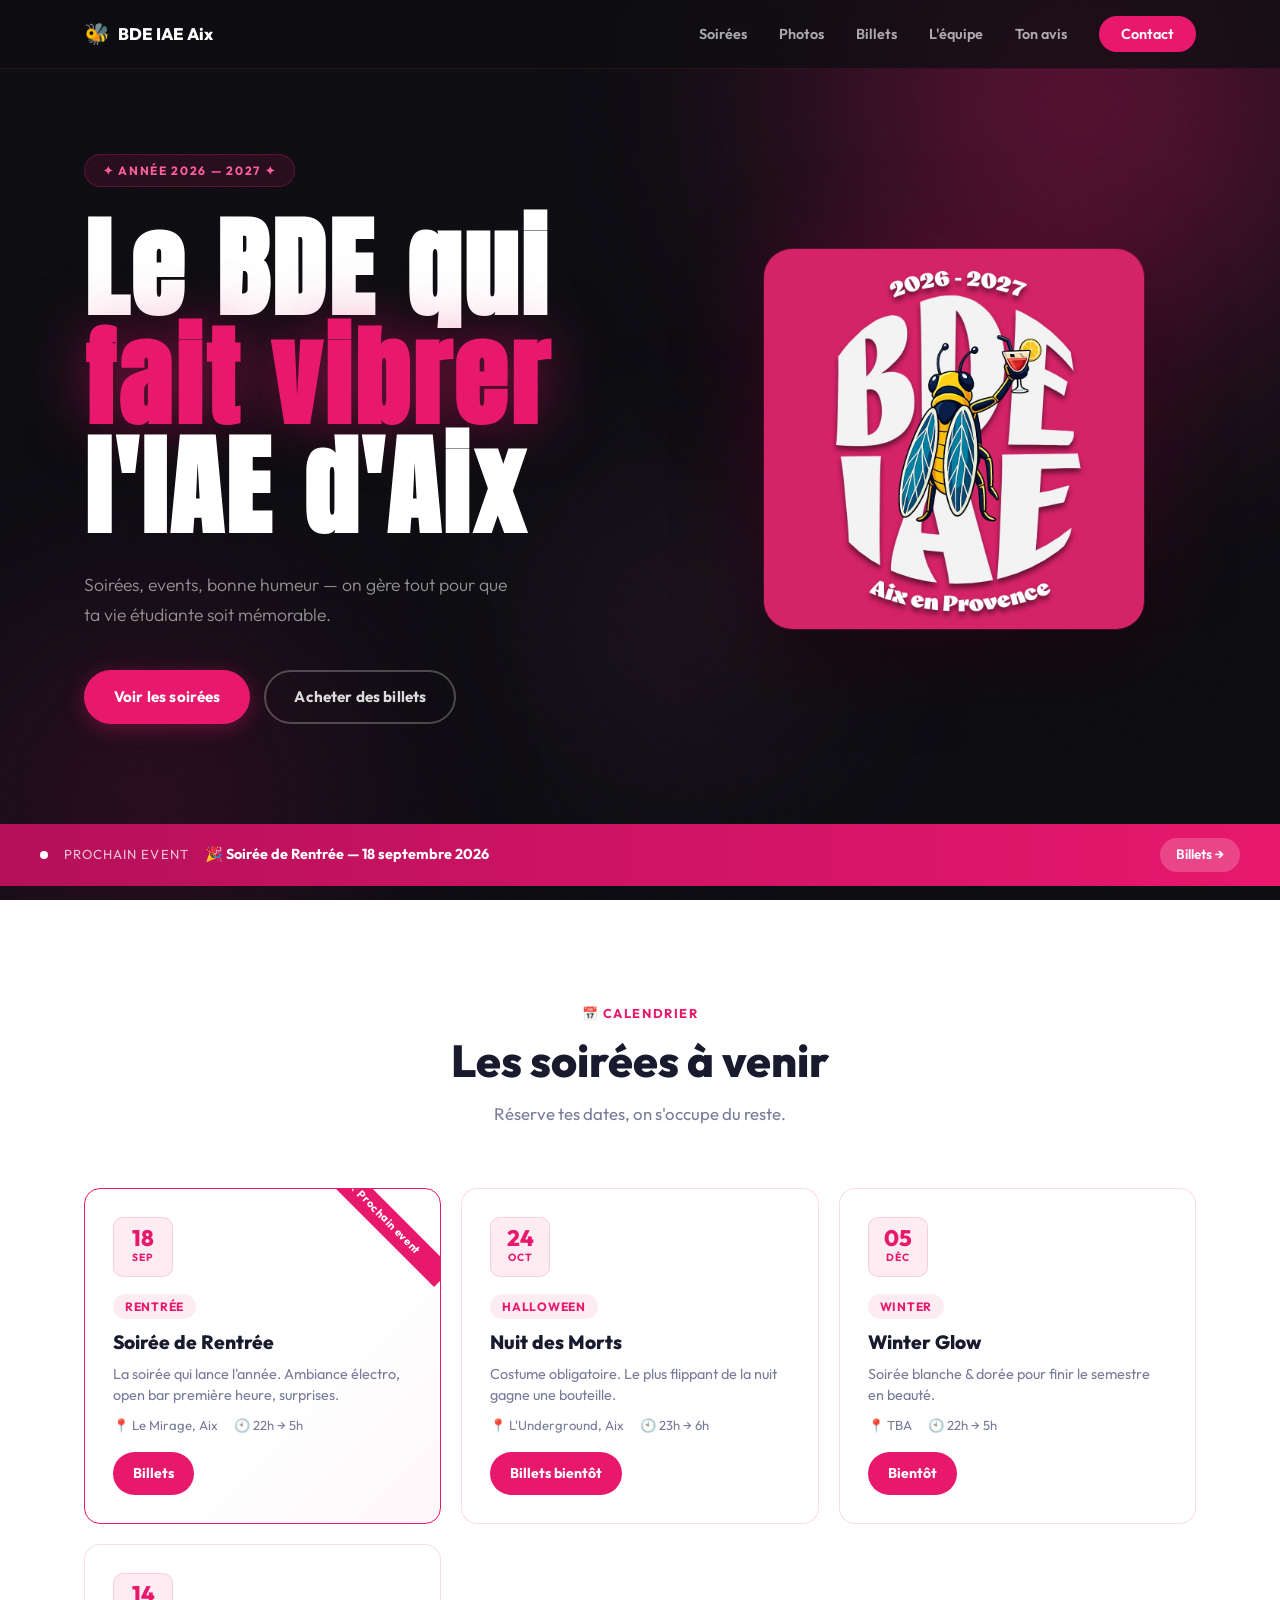
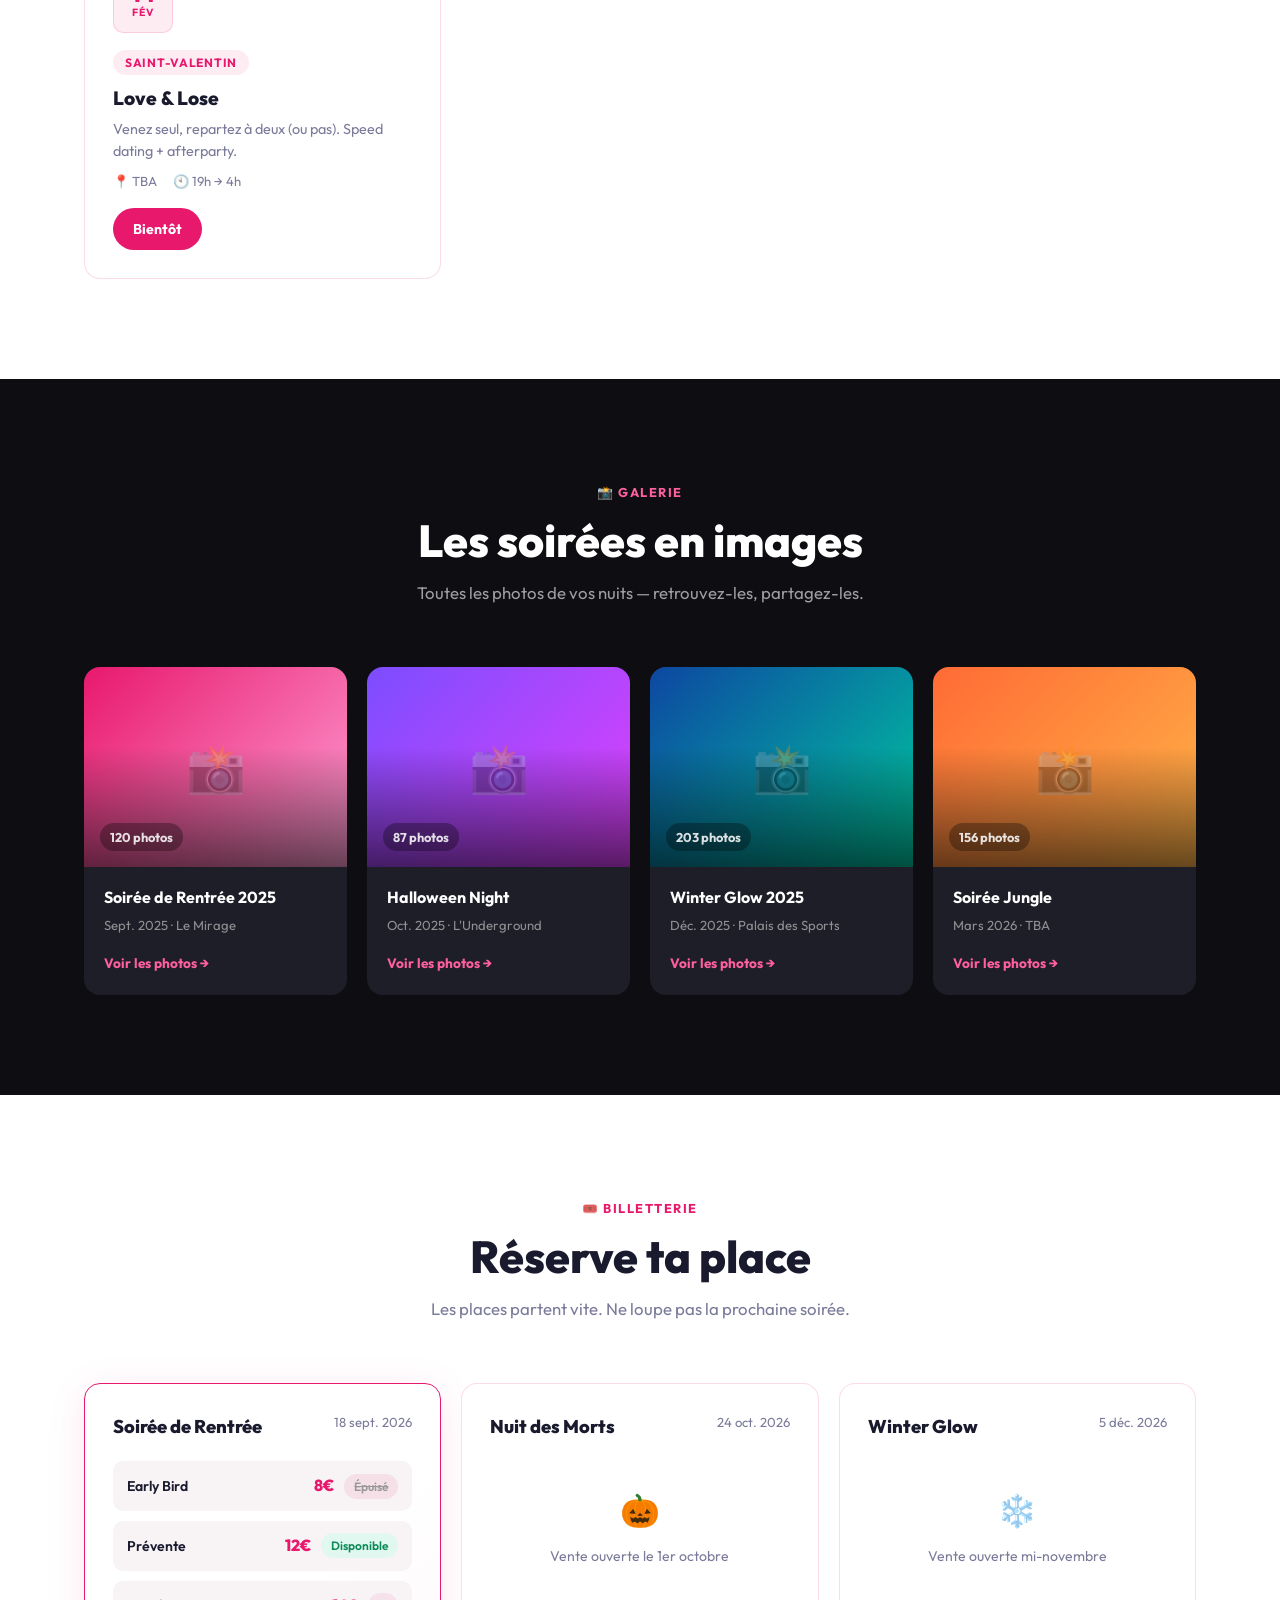
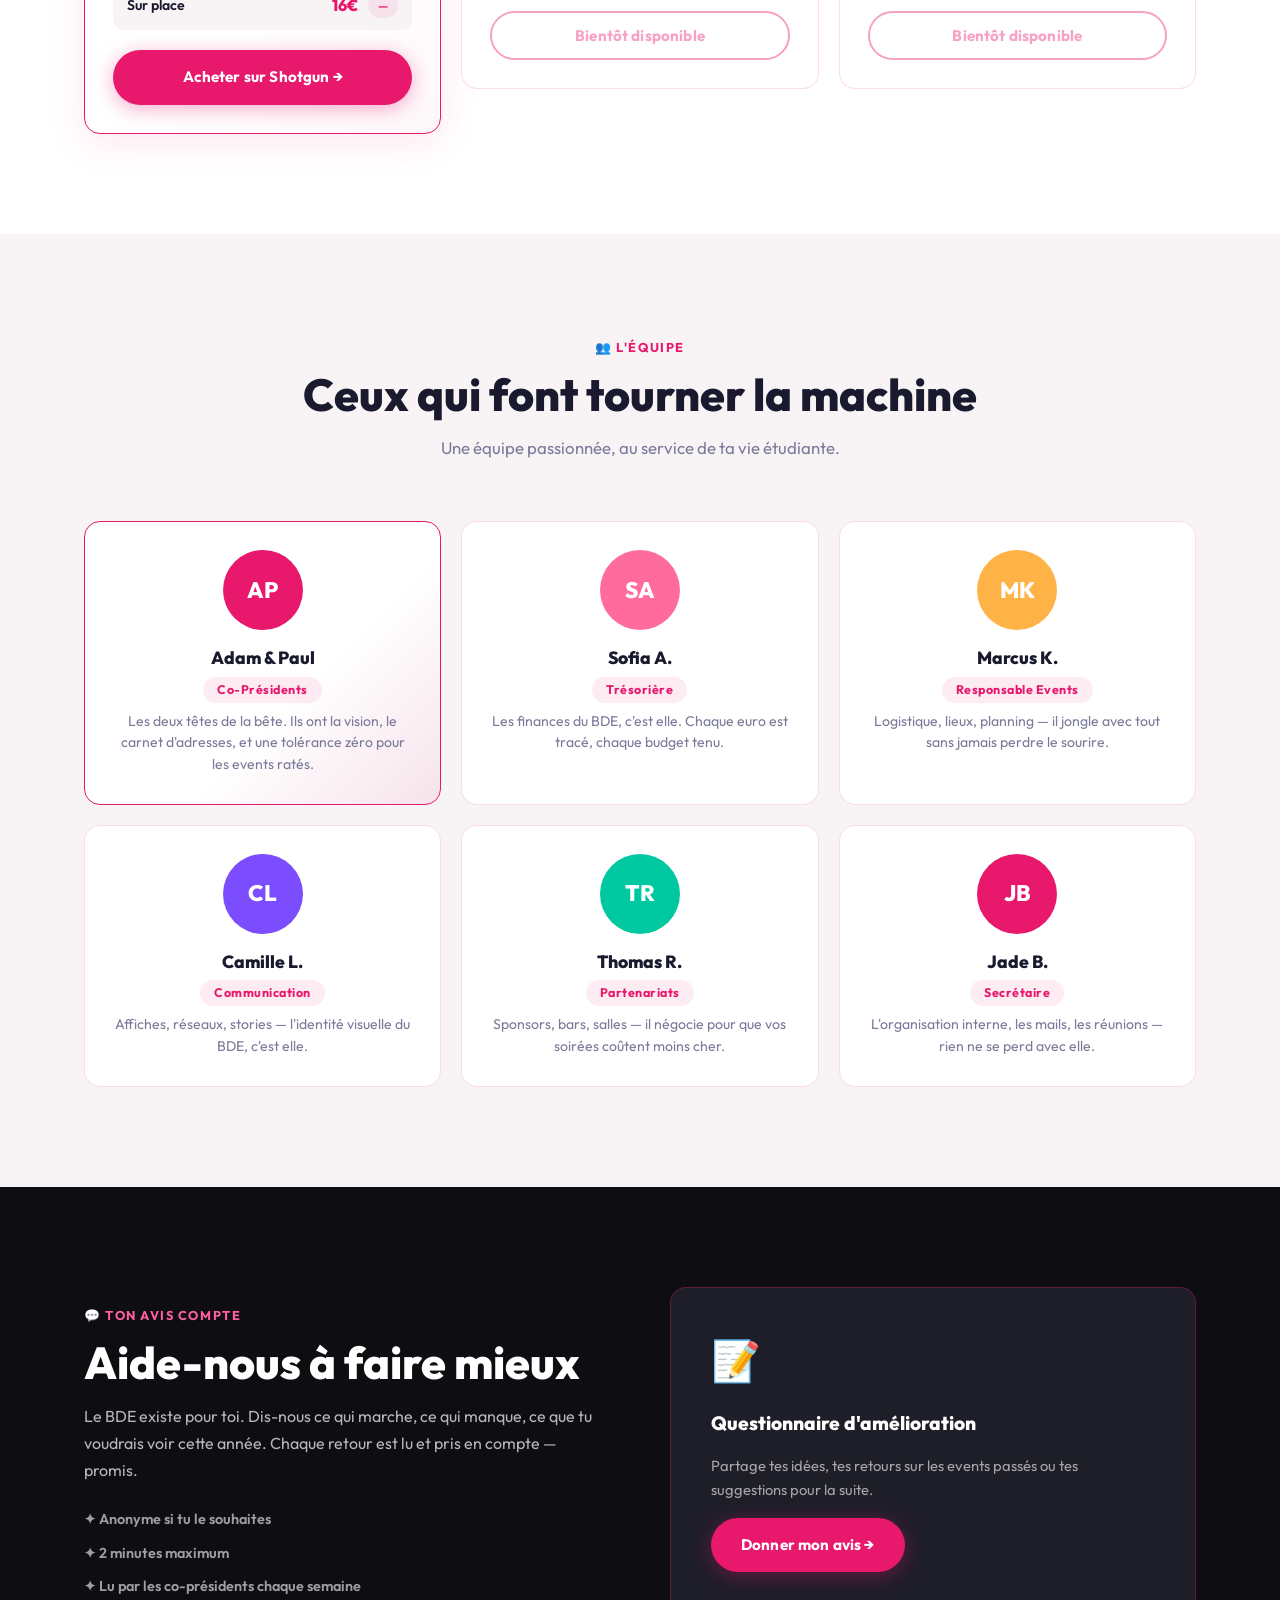
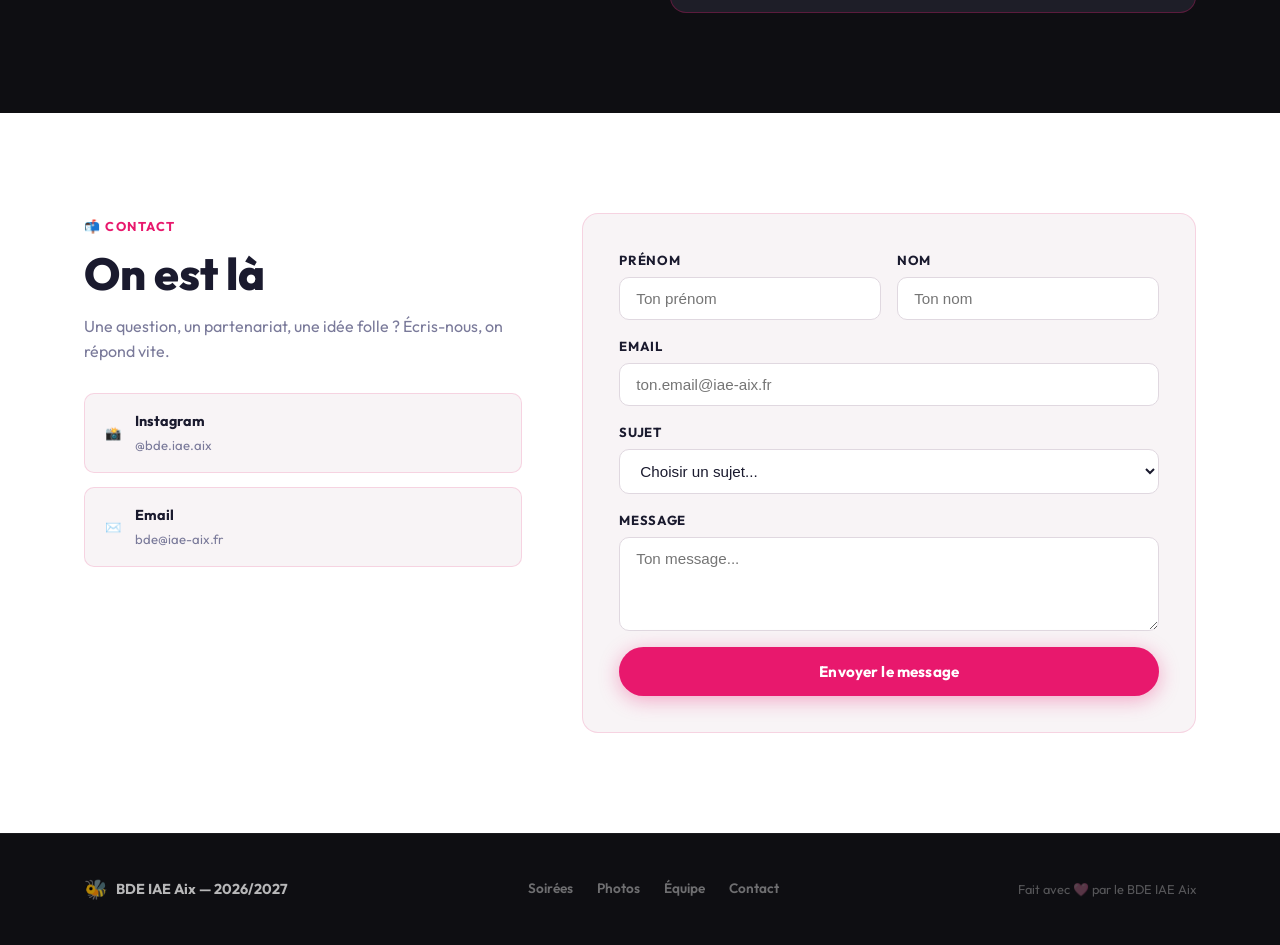
<file: index.html>
<!DOCTYPE html>
<html lang="fr">
<head>
  <meta charset="UTF-8" />
  <meta name="viewport" content="width=device-width, initial-scale=1.0" />
  <title>BDE IAE Aix — 2026/2027</title>
  <link rel="preconnect" href="https://fonts.googleapis.com" />
  <link rel="preconnect" href="https://fonts.gstatic.com" crossorigin />
  <link href="https://fonts.googleapis.com/css2?family=Anton&family=Outfit:wght@300;400;500;600;700;800&display=swap" rel="stylesheet" />
  <link rel="stylesheet" href="style.css" />
</head>
<body>

  <!-- NAV -->
  <nav class="nav" id="nav">
    <div class="nav-inner">
      <div class="nav-logo">
        <span class="nav-logo-bee">🐝</span>
        <span>BDE IAE Aix</span>
      </div>
      <ul class="nav-links">
        <li><a href="#events">Soirées</a></li>
        <li><a href="#galerie">Photos</a></li>
        <li><a href="#billets">Billets</a></li>
        <li><a href="#equipe">L'équipe</a></li>
        <li><a href="#amelioration">Ton avis</a></li>
        <li><a href="#contact" class="nav-cta">Contact</a></li>
      </ul>
      <button class="nav-burger" id="burger" aria-label="Menu">
        <span></span><span></span><span></span>
      </button>
    </div>
    <div class="nav-mobile" id="mobile-menu">
      <a href="#events">Soirées</a>
      <a href="#galerie">Photos</a>
      <a href="#billets">Billets</a>
      <a href="#equipe">L'équipe</a>
      <a href="#amelioration">Ton avis</a>
      <a href="#contact">Contact</a>
    </div>
  </nav>

  <!-- HERO -->
  <section class="hero">
    <div class="hero-noise"></div>
    <div class="hero-glow hero-glow--1"></div>
    <div class="hero-glow hero-glow--2"></div>
    <div class="hero-glow hero-glow--3"></div>

    <div class="hero-inner">
      <div class="hero-content">
        <div class="hero-badge">✦ Année 2026 — 2027 ✦</div>
        <h1 class="hero-title">
          <span class="hero-title-line">Le BDE qui</span>
          <span class="hero-title-line hero-title-accent">fait vibrer</span>
          <span class="hero-title-line">l'IAE d'Aix</span>
        </h1>
        <p class="hero-sub">Soirées, events, bonne humeur — on gère tout pour que ta vie étudiante soit mémorable.</p>
        <div class="hero-actions">
          <a href="#events" class="btn btn-primary">Voir les soirées</a>
          <a href="#billets" class="btn btn-ghost-light">Acheter des billets</a>
        </div>
      </div>
      <div class="hero-logo-wrap">
        <div class="hero-logo-glow"></div>
        <img src="logo.jpeg" alt="BDE IAE Aix logo" class="hero-logo" />
      </div>
    </div>

    <!-- NEXT EVENT BANNER -->
    <div class="next-event-banner">
      <span class="next-event-dot"></span>
      <span class="next-event-label">Prochain event</span>
      <span class="next-event-title">🎉 Soirée de Rentrée — 18 septembre 2026</span>
      <a href="#billets" class="next-event-link">Billets →</a>
    </div>
  </section>

  <!-- EVENTS / CALENDRIER -->
  <section class="section" id="events">
    <div class="container">
      <div class="section-header">
        <span class="section-eyebrow">📅 Calendrier</span>
        <h2 class="section-title">Les soirées à venir</h2>
        <p class="section-desc">Réserve tes dates, on s'occupe du reste.</p>
      </div>
      <div class="events-grid">

        <div class="event-card event-card--next">
          <div class="event-card-date">
            <span class="event-day">18</span>
            <span class="event-month">SEP</span>
          </div>
          <div class="event-card-info">
            <span class="event-tag">Rentrée</span>
            <h3>Soirée de Rentrée</h3>
            <p>La soirée qui lance l'année. Ambiance électro, open bar première heure, surprises.</p>
            <div class="event-meta">
              <span>📍 Le Mirage, Aix</span>
              <span>🕙 22h → 5h</span>
            </div>
          </div>
          <a href="#billets" class="event-cta">Billets</a>
        </div>

        <div class="event-card">
          <div class="event-card-date">
            <span class="event-day">24</span>
            <span class="event-month">OCT</span>
          </div>
          <div class="event-card-info">
            <span class="event-tag">Halloween</span>
            <h3>Nuit des Morts</h3>
            <p>Costume obligatoire. Le plus flippant de la nuit gagne une bouteille.</p>
            <div class="event-meta">
              <span>📍 L'Underground, Aix</span>
              <span>🕙 23h → 6h</span>
            </div>
          </div>
          <a href="#billets" class="event-cta">Billets bientôt</a>
        </div>

        <div class="event-card">
          <div class="event-card-date">
            <span class="event-day">05</span>
            <span class="event-month">DÉC</span>
          </div>
          <div class="event-card-info">
            <span class="event-tag">Winter</span>
            <h3>Winter Glow</h3>
            <p>Soirée blanche & dorée pour finir le semestre en beauté.</p>
            <div class="event-meta">
              <span>📍 TBA</span>
              <span>🕙 22h → 5h</span>
            </div>
          </div>
          <a href="#billets" class="event-cta">Bientôt</a>
        </div>

        <div class="event-card">
          <div class="event-card-date">
            <span class="event-day">14</span>
            <span class="event-month">FÉV</span>
          </div>
          <div class="event-card-info">
            <span class="event-tag">Saint-Valentin</span>
            <h3>Love & Lose</h3>
            <p>Venez seul, repartez à deux (ou pas). Speed dating + afterparty.</p>
            <div class="event-meta">
              <span>📍 TBA</span>
              <span>🕙 19h → 4h</span>
            </div>
          </div>
          <a href="#billets" class="event-cta">Bientôt</a>
        </div>

      </div>
    </div>
  </section>

  <!-- GALERIE PHOTOS -->
  <section class="section section--dark" id="galerie">
    <div class="container">
      <div class="section-header">
        <span class="section-eyebrow">📸 Galerie</span>
        <h2 class="section-title">Les soirées en images</h2>
        <p class="section-desc">Toutes les photos de vos nuits — retrouvez-les, partagez-les.</p>
      </div>
      <div class="galerie-grid">

        <div class="galerie-card">
          <div class="galerie-cover galerie-cover--1">
            <div class="galerie-overlay">
              <span class="galerie-count">120 photos</span>
            </div>
          </div>
          <div class="galerie-info">
            <h3>Soirée de Rentrée 2025</h3>
            <p>Sept. 2025 · Le Mirage</p>
            <a href="https://drive.google.com" target="_blank" class="galerie-btn">Voir les photos →</a>
          </div>
        </div>

        <div class="galerie-card">
          <div class="galerie-cover galerie-cover--2">
            <div class="galerie-overlay">
              <span class="galerie-count">87 photos</span>
            </div>
          </div>
          <div class="galerie-info">
            <h3>Halloween Night</h3>
            <p>Oct. 2025 · L'Underground</p>
            <a href="https://drive.google.com" target="_blank" class="galerie-btn">Voir les photos →</a>
          </div>
        </div>

        <div class="galerie-card">
          <div class="galerie-cover galerie-cover--3">
            <div class="galerie-overlay">
              <span class="galerie-count">203 photos</span>
            </div>
          </div>
          <div class="galerie-info">
            <h3>Winter Glow 2025</h3>
            <p>Déc. 2025 · Palais des Sports</p>
            <a href="https://drive.google.com" target="_blank" class="galerie-btn">Voir les photos →</a>
          </div>
        </div>

        <div class="galerie-card">
          <div class="galerie-cover galerie-cover--4">
            <div class="galerie-overlay">
              <span class="galerie-count">156 photos</span>
            </div>
          </div>
          <div class="galerie-info">
            <h3>Soirée Jungle</h3>
            <p>Mars 2026 · TBA</p>
            <a href="https://drive.google.com" target="_blank" class="galerie-btn">Voir les photos →</a>
          </div>
        </div>

      </div>
    </div>
  </section>

  <!-- BILLETS -->
  <section class="section" id="billets">
    <div class="container">
      <div class="section-header">
        <span class="section-eyebrow">🎟️ Billetterie</span>
        <h2 class="section-title">Réserve ta place</h2>
        <p class="section-desc">Les places partent vite. Ne loupe pas la prochaine soirée.</p>
      </div>
      <div class="billets-grid">

        <div class="billet-card billet-card--featured">
          <div class="billet-header">
            <span class="billet-event-name">Soirée de Rentrée</span>
            <span class="billet-date">18 sept. 2026</span>
          </div>
          <div class="billet-price-block">
            <div class="billet-tier">
              <span class="tier-name">Early Bird</span>
              <span class="tier-price">8€</span>
              <span class="tier-status tier-status--sold">Épuisé</span>
            </div>
            <div class="billet-tier">
              <span class="tier-name">Prévente</span>
              <span class="tier-price">12€</span>
              <span class="tier-status tier-status--available">Disponible</span>
            </div>
            <div class="billet-tier">
              <span class="tier-name">Sur place</span>
              <span class="tier-price">16€</span>
              <span class="tier-status">—</span>
            </div>
          </div>
          <a href="https://shotgun.live" target="_blank" class="btn btn-primary btn-full">Acheter sur Shotgun →</a>
        </div>

        <div class="billet-card">
          <div class="billet-header">
            <span class="billet-event-name">Nuit des Morts</span>
            <span class="billet-date">24 oct. 2026</span>
          </div>
          <div class="billet-coming">
            <span>🎃</span>
            <p>Vente ouverte le 1er octobre</p>
          </div>
          <button class="btn btn-ghost btn-full" disabled>Bientôt disponible</button>
        </div>

        <div class="billet-card">
          <div class="billet-header">
            <span class="billet-event-name">Winter Glow</span>
            <span class="billet-date">5 déc. 2026</span>
          </div>
          <div class="billet-coming">
            <span>❄️</span>
            <p>Vente ouverte mi-novembre</p>
          </div>
          <button class="btn btn-ghost btn-full" disabled>Bientôt disponible</button>
        </div>

      </div>
    </div>
  </section>

  <!-- EQUIPE -->
  <section class="section section--pink-tint" id="equipe">
    <div class="container">
      <div class="section-header">
        <span class="section-eyebrow">👥 L'équipe</span>
        <h2 class="section-title">Ceux qui font tourner la machine</h2>
        <p class="section-desc">Une équipe passionnée, au service de ta vie étudiante.</p>
      </div>
      <div class="team-grid">

        <div class="team-card team-card--president">
          <div class="team-avatar team-avatar--placeholder" style="--c:#E8186D">
            <span>AP</span>
          </div>
          <div class="team-info">
            <h3>Adam & Paul</h3>
            <span class="team-role">Co-Présidents</span>
            <p>Les deux têtes de la bête. Ils ont la vision, le carnet d'adresses, et une tolérance zéro pour les events ratés.</p>
          </div>
        </div>

        <div class="team-card">
          <div class="team-avatar team-avatar--placeholder" style="--c:#ff6b9d">
            <span>SA</span>
          </div>
          <div class="team-info">
            <h3>Sofia A.</h3>
            <span class="team-role">Trésorière</span>
            <p>Les finances du BDE, c'est elle. Chaque euro est tracé, chaque budget tenu.</p>
          </div>
        </div>

        <div class="team-card">
          <div class="team-avatar team-avatar--placeholder" style="--c:#ffb347">
            <span>MK</span>
          </div>
          <div class="team-info">
            <h3>Marcus K.</h3>
            <span class="team-role">Responsable Events</span>
            <p>Logistique, lieux, planning — il jongle avec tout sans jamais perdre le sourire.</p>
          </div>
        </div>

        <div class="team-card">
          <div class="team-avatar team-avatar--placeholder" style="--c:#7c4dff">
            <span>CL</span>
          </div>
          <div class="team-info">
            <h3>Camille L.</h3>
            <span class="team-role">Communication</span>
            <p>Affiches, réseaux, stories — l'identité visuelle du BDE, c'est elle.</p>
          </div>
        </div>

        <div class="team-card">
          <div class="team-avatar team-avatar--placeholder" style="--c:#00c8a0">
            <span>TR</span>
          </div>
          <div class="team-info">
            <h3>Thomas R.</h3>
            <span class="team-role">Partenariats</span>
            <p>Sponsors, bars, salles — il négocie pour que vos soirées coûtent moins cher.</p>
          </div>
        </div>

        <div class="team-card">
          <div class="team-avatar team-avatar--placeholder" style="--c:#E8186D">
            <span>JB</span>
          </div>
          <div class="team-info">
            <h3>Jade B.</h3>
            <span class="team-role">Secrétaire</span>
            <p>L'organisation interne, les mails, les réunions — rien ne se perd avec elle.</p>
          </div>
        </div>

      </div>
    </div>
  </section>

  <!-- AMELIORATION -->
  <section class="section section--dark" id="amelioration">
    <div class="container">
      <div class="amelio-wrap">
        <div class="amelio-text">
          <span class="section-eyebrow">💬 Ton avis compte</span>
          <h2 class="section-title">Aide-nous à faire mieux</h2>
          <p>Le BDE existe pour toi. Dis-nous ce qui marche, ce qui manque, ce que tu voudrais voir cette année. Chaque retour est lu et pris en compte — promis.</p>
          <ul class="amelio-points">
            <li>✦ Anonyme si tu le souhaites</li>
            <li>✦ 2 minutes maximum</li>
            <li>✦ Lu par les co-présidents chaque semaine</li>
          </ul>
        </div>
        <div class="amelio-cta-block">
          <div class="amelio-card">
            <span class="amelio-icon">📝</span>
            <h3>Questionnaire d'amélioration</h3>
            <p>Partage tes idées, tes retours sur les events passés ou tes suggestions pour la suite.</p>
            <a href="https://docs.google.com/forms/d/e/1FAIpQLSdVbxiuDgBZ7IaN8ewkJAyC6G-Z8eYCR-tpTIWy6SsrMeaACA/viewform" target="_blank" class="btn btn-primary">Donner mon avis →</a>
          </div>
        </div>
      </div>
    </div>
  </section>

  <!-- CONTACT -->
  <section class="section" id="contact">
    <div class="container">
      <div class="contact-wrap">
        <div class="contact-info">
          <span class="section-eyebrow">📬 Contact</span>
          <h2 class="section-title">On est là</h2>
          <p>Une question, un partenariat, une idée folle ? Écris-nous, on répond vite.</p>
          <div class="contact-channels">
            <a href="https://www.instagram.com/bde_iae_aix/" target="_blank" class="contact-channel">
              <span>📸</span>
              <div>
                <strong>Instagram</strong>
                <span>@bde.iae.aix</span>
              </div>
            </a>
            <a href="mailto:bde@iae-aix.fr" class="contact-channel">
              <span>✉️</span>
              <div>
                <strong>Email</strong>
                <span>bde@iae-aix.fr</span>
              </div>
            </a>
          </div>
        </div>
        <div class="contact-form-wrap">
          <form class="contact-form" id="contact-form">
            <div class="form-row">
              <div class="form-group">
                <label for="prenom">Prénom</label>
                <input type="text" id="prenom" name="prenom" placeholder="Ton prénom" required />
              </div>
              <div class="form-group">
                <label for="nom">Nom</label>
                <input type="text" id="nom" name="nom" placeholder="Ton nom" required />
              </div>
            </div>
            <div class="form-group">
              <label for="email">Email</label>
              <input type="email" id="email" name="email" placeholder="ton.email@iae-aix.fr" required />
            </div>
            <div class="form-group">
              <label for="sujet">Sujet</label>
              <select id="sujet" name="sujet">
                <option value="">Choisir un sujet...</option>
                <option>Question générale</option>
                <option>Partenariat</option>
                <option>Problème avec un billet</option>
                <option>Rejoindre le BDE</option>
                <option>Autre</option>
              </select>
            </div>
            <div class="form-group">
              <label for="message">Message</label>
              <textarea id="message" name="message" rows="4" placeholder="Ton message..." required></textarea>
            </div>
            <button type="submit" class="btn btn-primary btn-full">Envoyer le message</button>
            <div class="form-success" id="form-success">✅ Message envoyé ! On revient vers toi rapidement.</div>
          </form>
        </div>
      </div>
    </div>
  </section>

  <!-- FOOTER -->
  <footer class="footer">
    <div class="container">
      <div class="footer-inner">
        <div class="footer-brand">
          <span class="footer-bee">🐝</span>
          <span>BDE IAE Aix — 2026/2027</span>
        </div>
        <div class="footer-links">
          <a href="#events">Soirées</a>
          <a href="#galerie">Photos</a>
          <a href="#equipe">Équipe</a>
          <a href="#contact">Contact</a>
        </div>
        <div class="footer-copy">
          Fait avec 🩷 par le BDE IAE Aix
        </div>
      </div>
    </div>
  </footer>

  <script src="script.js"></script>
</body>
</html>
</file>
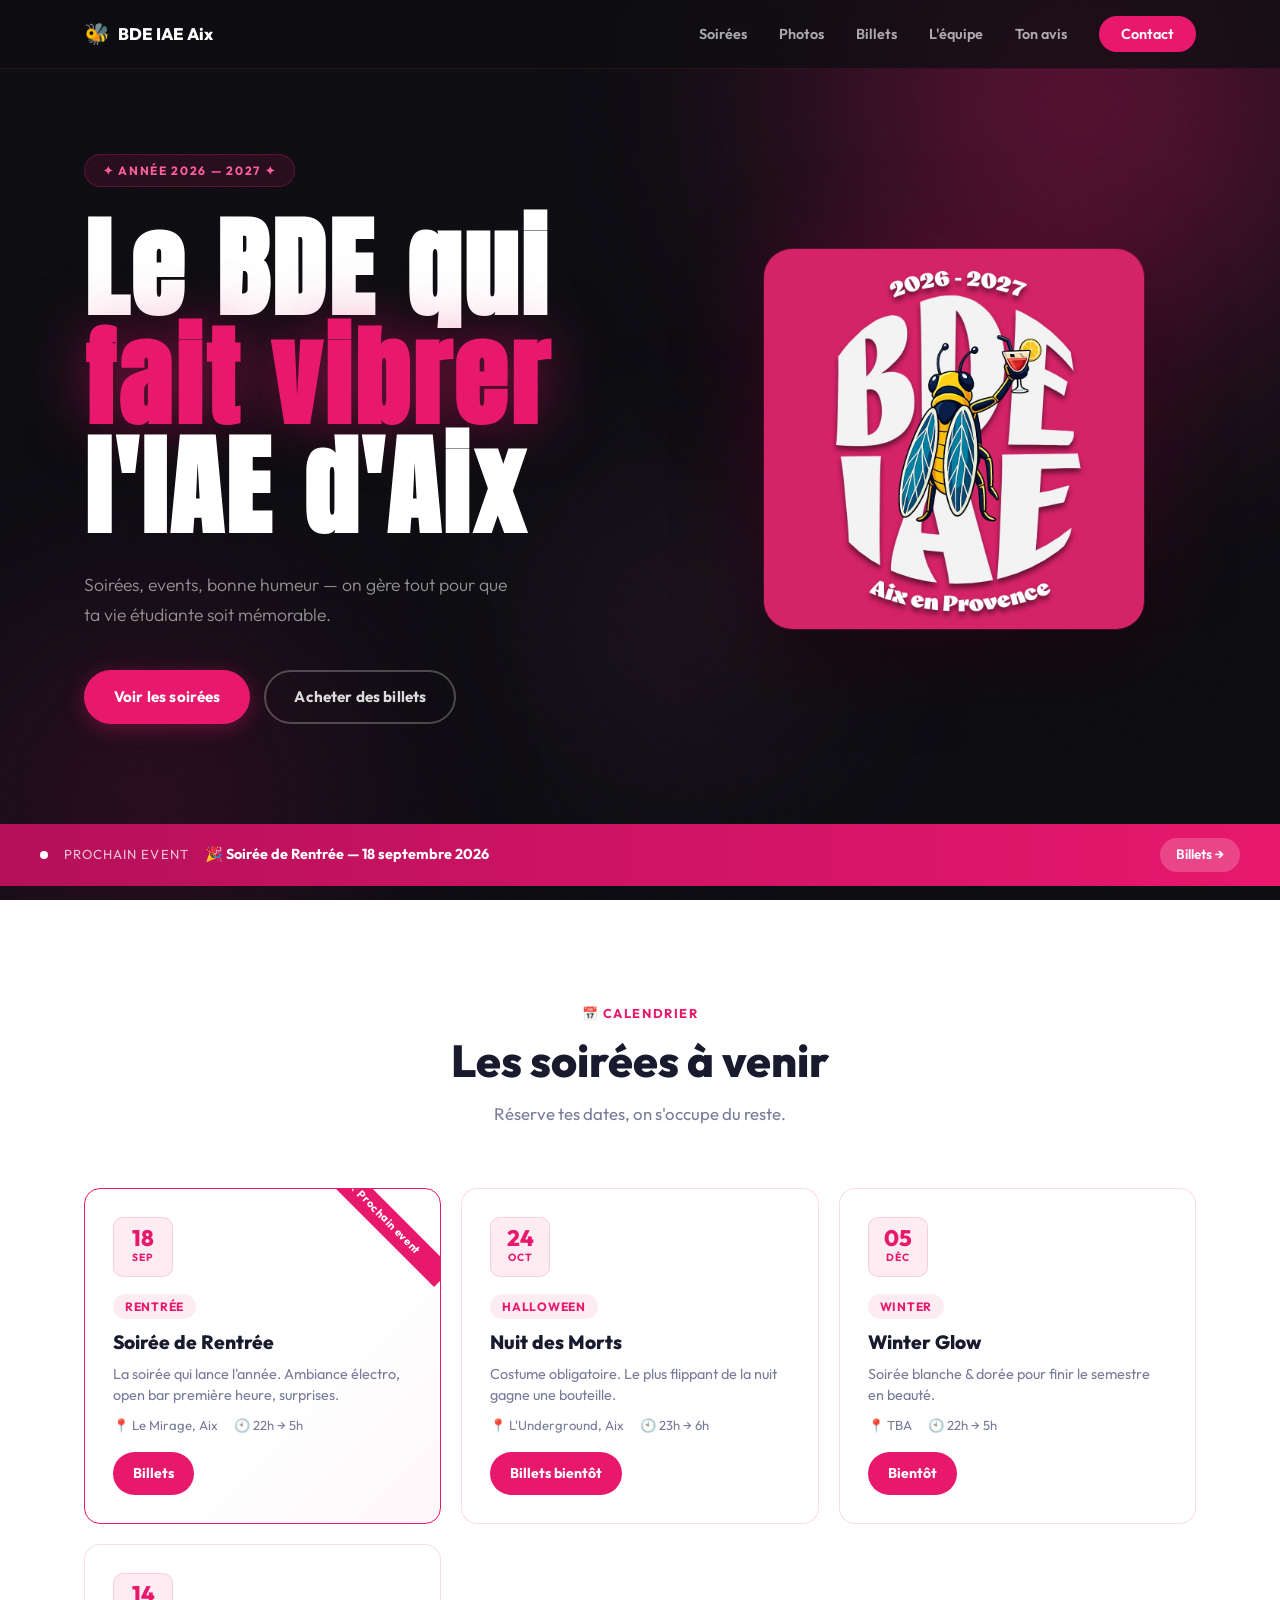
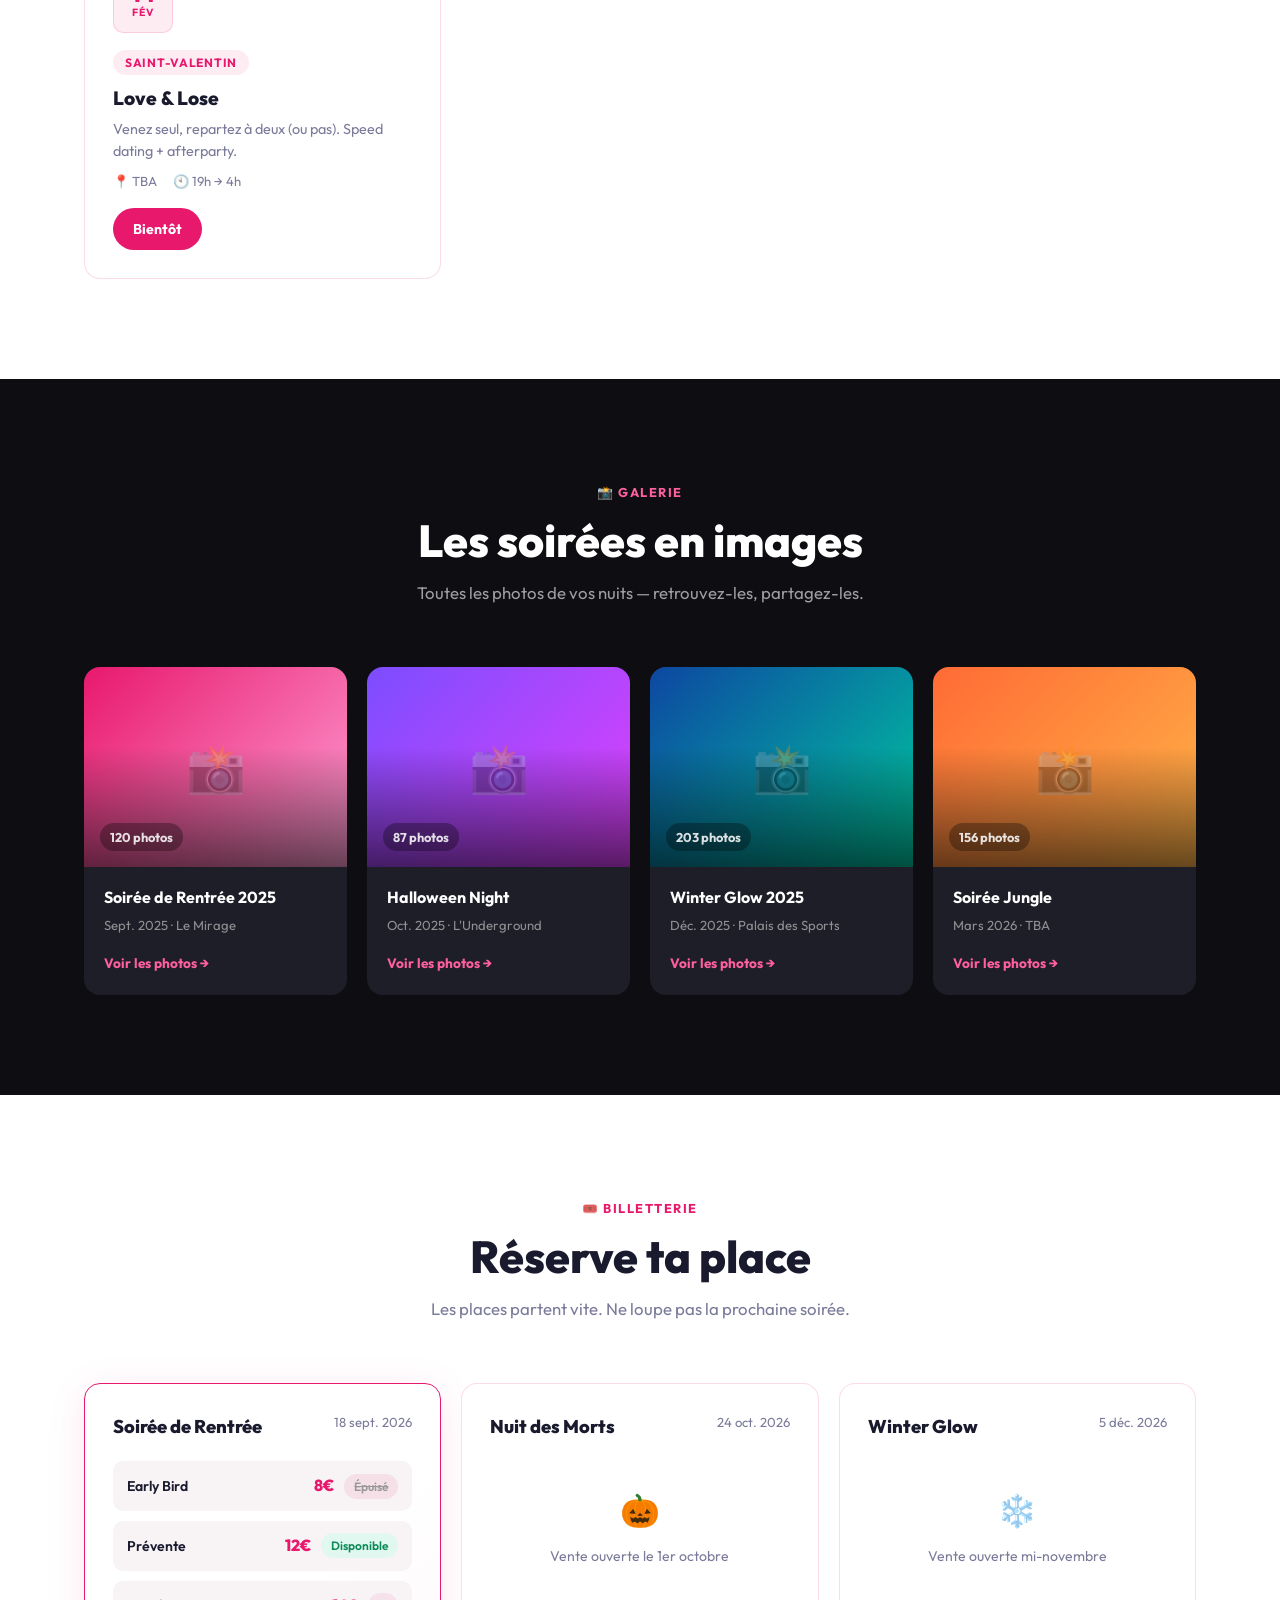
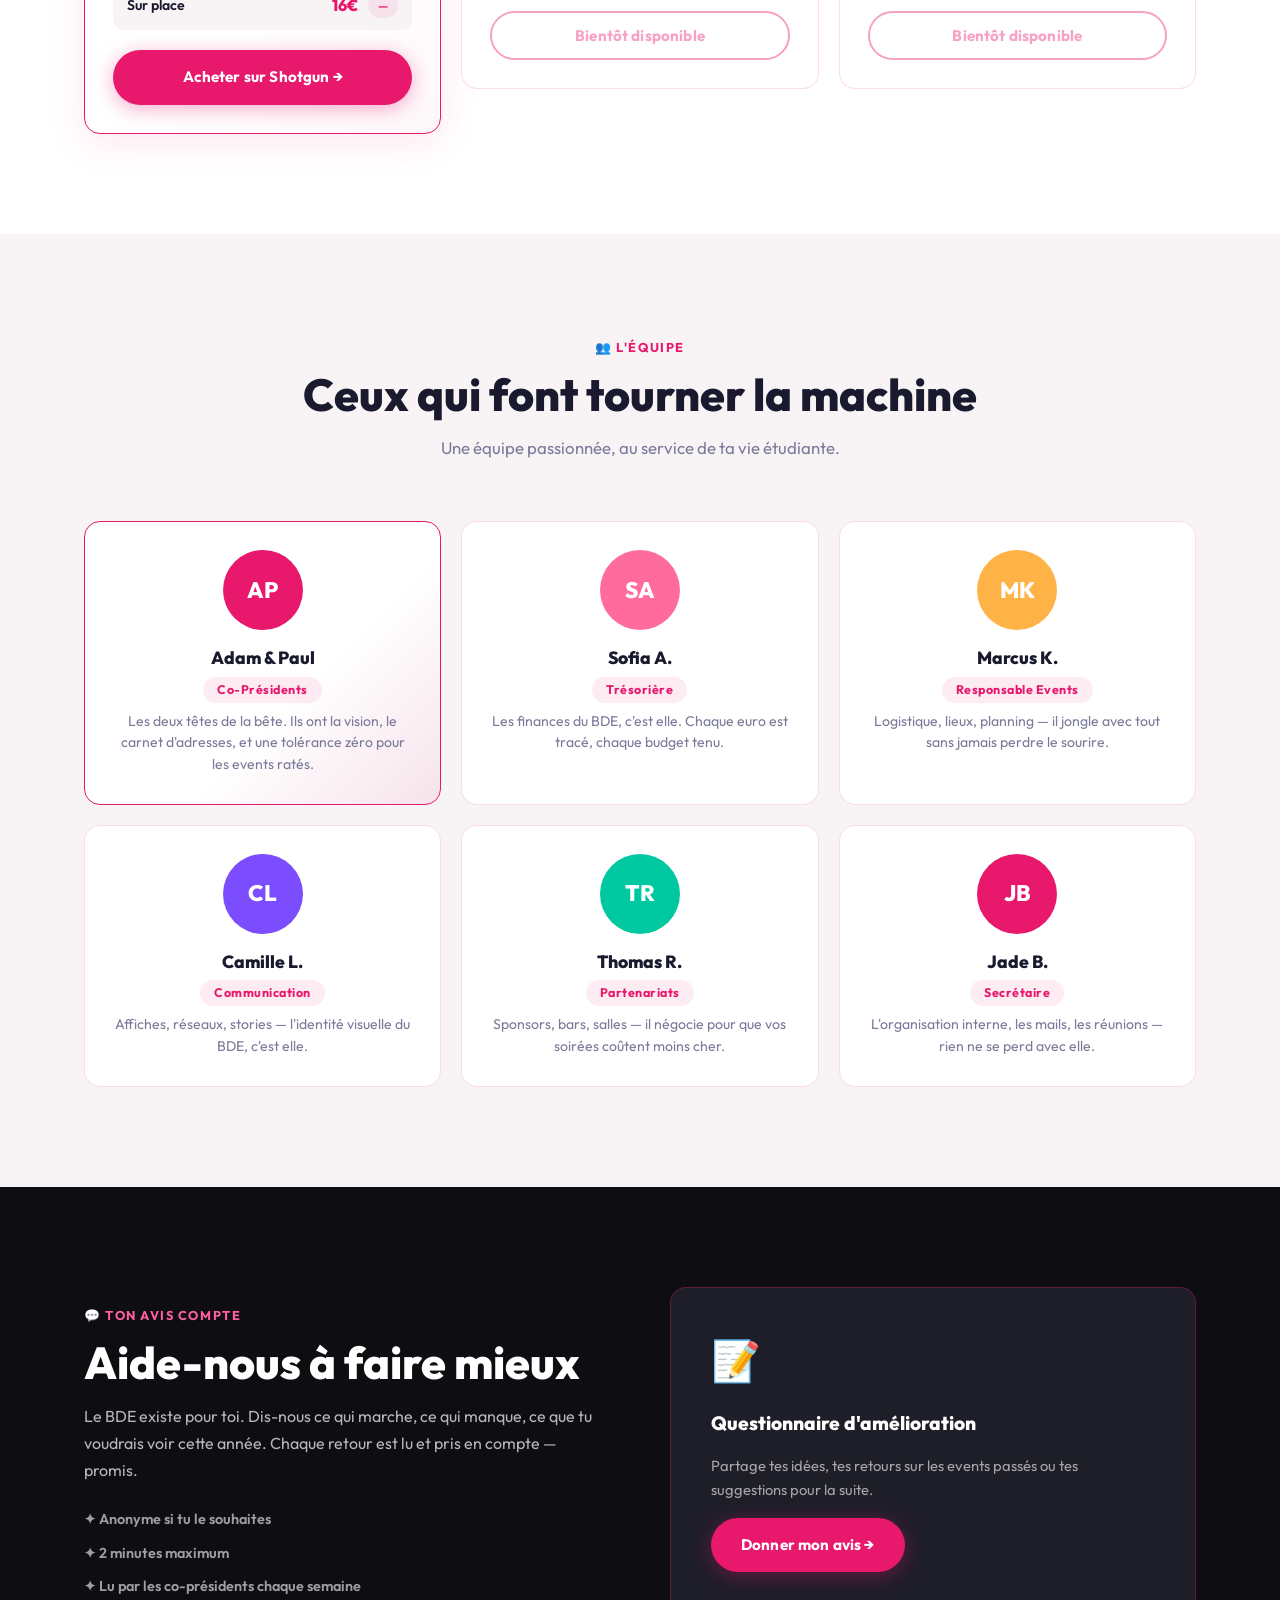
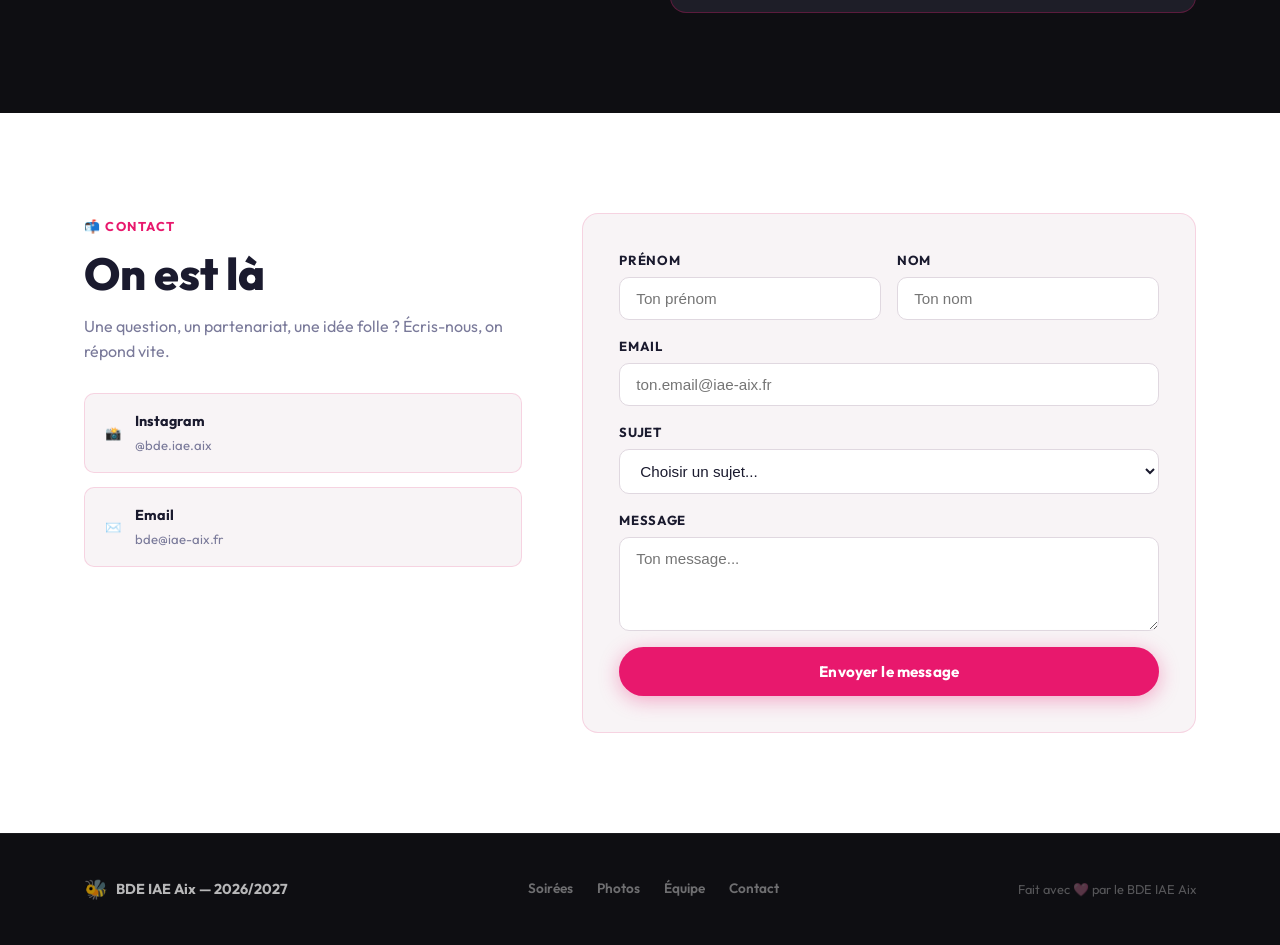
<file: bde_preview_v3.html>
<!DOCTYPE html>
<html lang="fr">
<head>
  <meta charset="UTF-8" />
  <meta name="viewport" content="width=device-width, initial-scale=1.0" />
  <title>BDE IAE Aix — 2026/2027</title>
  <link rel="preconnect" href="https://fonts.googleapis.com" />
  <link rel="preconnect" href="https://fonts.gstatic.com" crossorigin />
  <link href="https://fonts.googleapis.com/css2?family=Anton&family=Outfit:wght@300;400;500;600;700;800&display=swap" rel="stylesheet" />
  <style>/* =============================================
   BDE IAE Aix — style.css
   Rose principal : #E8186D
   ============================================= */

:root {
  --rose: #E8186D;
  --rose-light: #ff5fa0;
  --rose-dark: #b5105a;
  --rose-soft: rgba(232, 24, 109, 0.08);
  --rose-mid: rgba(232, 24, 109, 0.15);
  --dark: #0e0e12;
  --dark-2: #16161d;
  --dark-3: #1e1e28;
  --white: #ffffff;
  --off-white: #f8f4f6;
  --text: #1a1a2e;
  --text-muted: #7a7a9a;
  --border: rgba(232, 24, 109, 0.15);
  --radius: 16px;
  --radius-sm: 10px;
  --shadow: 0 8px 40px rgba(232, 24, 109, 0.12);
  --shadow-card: 0 4px 24px rgba(0,0,0,0.07);
}

*, *::before, *::after { box-sizing: border-box; margin: 0; padding: 0; }

html { scroll-behavior: smooth; }

body {
  font-family: 'Outfit', sans-serif;
  background: var(--white);
  color: var(--text);
  overflow-x: hidden;
  line-height: 1.6;
}

img { max-width: 100%; display: block; }
a { text-decoration: none; color: inherit; }
ul { list-style: none; }

/* ---- TYPOGRAPHY ---- */
h1 { font-family: 'Anton', sans-serif; }
h2, h3, .nav-logo, .section-title { font-family: 'Outfit', sans-serif; }

/* ---- BUTTONS ---- */
.btn {
  display: inline-flex;
  align-items: center;
  justify-content: center;
  padding: 13px 28px;
  border-radius: 100px;
  font-family: 'Outfit', sans-serif;
  font-weight: 700;
  font-size: 0.95rem;
  cursor: pointer;
  transition: all 0.2s ease;
  border: 2px solid transparent;
  letter-spacing: 0.01em;
}
.btn-primary {
  background: var(--rose);
  color: #fff;
  box-shadow: 0 4px 20px rgba(232, 24, 109, 0.35);
}
.btn-primary:hover {
  background: var(--rose-dark);
  transform: translateY(-2px);
  box-shadow: 0 8px 30px rgba(232, 24, 109, 0.45);
}
.btn-ghost {
  background: transparent;
  color: var(--rose);
  border-color: var(--rose);
}
.btn-ghost:hover {
  background: var(--rose-soft);
  transform: translateY(-2px);
}
.btn-full { width: 100%; }
.btn:disabled {
  opacity: 0.4;
  cursor: not-allowed;
  transform: none;
}

/* ---- CONTAINER ---- */
.container {
  max-width: 1160px;
  margin: 0 auto;
  padding: 0 24px;
}

/* ---- SECTION BASE ---- */
.section {
  padding: 100px 0;
}
.section--dark {
  background: var(--dark);
  color: var(--white);
}
.section--dark .section-eyebrow { color: var(--rose-light); }
.section--dark .section-title { color: var(--white); }
.section--dark .section-desc { color: rgba(255,255,255,0.6); }

.section--pink-tint {
  background: var(--off-white);
}

.section-header {
  text-align: center;
  margin-bottom: 60px;
}
.section-eyebrow {
  display: inline-block;
  font-family: 'Outfit', sans-serif;
  font-size: 0.8rem;
  font-weight: 700;
  letter-spacing: 0.12em;
  text-transform: uppercase;
  color: var(--rose);
  margin-bottom: 12px;
}
.section-title {
  font-size: clamp(2rem, 4vw, 2.8rem);
  font-weight: 800;
  line-height: 1.15;
  margin-bottom: 14px;
}
.section-desc {
  font-size: 1.05rem;
  color: var(--text-muted);
  max-width: 520px;
  margin: 0 auto;
}

/* =============================================
   NAV
   ============================================= */
.nav {
  position: fixed;
  top: 0; left: 0; right: 0;
  z-index: 100;
  background: rgba(14, 14, 18, 0.75);
  backdrop-filter: blur(20px);
  -webkit-backdrop-filter: blur(20px);
  border-bottom: 1px solid rgba(232, 24, 109, 0.15);
  transition: box-shadow 0.2s, background 0.3s;
}
.nav.scrolled {
  background: rgba(14, 14, 18, 0.95);
  box-shadow: 0 4px 30px rgba(0,0,0,0.3);
}
.nav-inner {
  max-width: 1160px;
  margin: 0 auto;
  padding: 0 24px;
  height: 68px;
  display: flex;
  align-items: center;
  justify-content: space-between;
}
.nav-logo {
  font-family: 'Outfit', sans-serif;
  font-weight: 800;
  font-size: 1.05rem;
  color: var(--white);
  display: flex;
  align-items: center;
  gap: 8px;
}
.nav-logo-bee { font-size: 1.3rem; }
.nav-links {
  display: flex;
  align-items: center;
  gap: 32px;
}
.nav-links a {
  font-family: 'Outfit', sans-serif;
  font-weight: 600;
  font-size: 0.9rem;
  color: rgba(255,255,255,0.65);
  transition: color 0.15s;
}
.nav-links a:hover { color: var(--rose-light); }
.nav-cta {
  background: var(--rose) !important;
  color: #fff !important;
  padding: 9px 22px;
  border-radius: 100px;
  transition: background 0.15s, transform 0.15s !important;
}
.nav-cta:hover {
  background: var(--rose-dark) !important;
  transform: translateY(-1px);
}
.nav-burger {
  display: none;
  flex-direction: column;
  gap: 5px;
  background: none;
  border: none;
  cursor: pointer;
  padding: 4px;
}
.nav-burger span {
  display: block;
  width: 24px;
  height: 2px;
  background: rgba(255,255,255,0.8);
  border-radius: 2px;
  transition: 0.2s;
}
.nav-mobile {
  display: none;
  flex-direction: column;
  padding: 16px 24px 20px;
  gap: 4px;
  border-top: 1px solid rgba(232,24,109,0.15);
  background: rgba(14,14,18,0.97);
}
.nav-mobile a {
  font-family: 'Outfit', sans-serif;
  font-weight: 600;
  font-size: 1rem;
  color: rgba(255,255,255,0.8);
  padding: 10px 0;
  border-bottom: 1px solid rgba(255,255,255,0.06);
  transition: color 0.15s;
}
.nav-mobile a:last-child { border: none; }
.nav-mobile a:hover { color: var(--rose-light); }
.nav-mobile.open { display: flex; }

/* =============================================
   HERO — dark immersive
   ============================================= */
.hero {
  position: relative;
  min-height: 100vh;
  display: flex;
  flex-direction: column;
  justify-content: center;
  overflow: hidden;
  background: #0a0a0f;
}

/* Grain noise overlay */
.hero-noise {
  position: absolute;
  inset: 0;
  z-index: 1;
  opacity: 0.045;
  background-image: url("data:image/svg+xml,%3Csvg viewBox='0 0 256 256' xmlns='http://www.w3.org/2000/svg'%3E%3Cfilter id='noise'%3E%3CfeTurbulence type='fractalNoise' baseFrequency='0.9' numOctaves='4' stitchTiles='stitch'/%3E%3C/filter%3E%3Crect width='100%25' height='100%25' filter='url(%23noise)'/%3E%3C/svg%3E");
  background-size: 180px 180px;
  pointer-events: none;
}

/* Glowing blobs */
.hero-glow {
  position: absolute;
  border-radius: 50%;
  filter: blur(100px);
  pointer-events: none;
}
.hero-glow--1 {
  width: 800px; height: 800px;
  background: radial-gradient(circle, rgba(232,24,109,0.45) 0%, transparent 70%);
  top: -300px; right: -200px;
  z-index: 0;
  animation: glowPulse 7s ease-in-out infinite;
}
.hero-glow--2 {
  width: 500px; height: 500px;
  background: radial-gradient(circle, rgba(180,10,90,0.3) 0%, transparent 70%);
  bottom: -150px; left: -100px;
  z-index: 0;
  animation: glowPulse 9s ease-in-out infinite reverse;
}
.hero-glow--3 {
  width: 350px; height: 350px;
  background: radial-gradient(circle, rgba(255,100,180,0.15) 0%, transparent 70%);
  top: 50%; left: 40%;
  z-index: 0;
  animation: glowPulse 11s ease-in-out infinite;
}
@keyframes glowPulse {
  0%, 100% { transform: scale(1) translate(0,0); opacity: 1; }
  50% { transform: scale(1.1) translate(20px, -15px); opacity: 0.75; }
}

/* Inner layout */
.hero-inner {
  position: relative;
  z-index: 2;
  max-width: 1160px;
  margin: 0 auto;
  padding: 140px 24px 100px;
  width: 100%;
  display: flex;
  align-items: center;
  gap: 60px;
}

.hero-content {
  flex: 1;
  max-width: 620px;
}

.hero-badge {
  display: inline-flex;
  align-items: center;
  gap: 6px;
  background: rgba(232, 24, 109, 0.12);
  color: var(--rose-light);
  border: 1px solid rgba(232, 24, 109, 0.3);
  border-radius: 100px;
  padding: 6px 18px;
  font-family: 'Outfit', sans-serif;
  font-size: 0.75rem;
  font-weight: 700;
  letter-spacing: 0.14em;
  text-transform: uppercase;
  margin-bottom: 28px;
  animation: fadeUp 0.6s ease both;
}

.hero-title {
  display: flex;
  flex-direction: column;
  font-family: 'Anton', sans-serif;
  font-size: clamp(4rem, 8.5vw, 7.5rem);
  line-height: 1;
  letter-spacing: 0.03em;
  color: #ffffff;
  margin-bottom: 28px;
  animation: fadeUp 0.7s ease 0.1s both;
}
.hero-title-line { display: block; }
.hero-title-accent {
  color: var(--rose);
  text-shadow: 0 0 60px rgba(232,24,109,0.5);
}

.hero-sub {
  font-size: 1.1rem;
  color: rgba(255,255,255,0.55);
  max-width: 440px;
  margin-bottom: 40px;
  line-height: 1.7;
  font-weight: 300;
  animation: fadeUp 0.7s ease 0.2s both;
}

.hero-actions {
  display: flex;
  gap: 14px;
  flex-wrap: wrap;
  animation: fadeUp 0.7s ease 0.3s both;
}

.btn-ghost-light {
  display: inline-flex;
  align-items: center;
  justify-content: center;
  padding: 13px 28px;
  border-radius: 100px;
  font-family: 'Outfit', sans-serif;
  font-weight: 700;
  font-size: 0.95rem;
  cursor: pointer;
  transition: all 0.2s ease;
  border: 2px solid rgba(255,255,255,0.25);
  color: rgba(255,255,255,0.85);
  background: transparent;
  letter-spacing: 0.01em;
}
.btn-ghost-light:hover {
  border-color: rgba(255,255,255,0.6);
  background: rgba(255,255,255,0.06);
  transform: translateY(-2px);
}

/* Logo */
.hero-logo-wrap {
  position: relative;
  z-index: 2;
  flex: 0 0 auto;
  width: min(380px, 38vw);
  animation: fadeUp 0.8s ease 0.15s both;
}
.hero-logo-glow {
  position: absolute;
  inset: -40px;
  background: radial-gradient(circle, rgba(232,24,109,0.35) 0%, transparent 65%);
  filter: blur(30px);
  z-index: -1;
  animation: glowPulse 4s ease-in-out infinite;
}
.hero-logo {
  width: 100%;
  border-radius: 28px;
  box-shadow:
    0 0 0 1px rgba(232,24,109,0.2),
    0 30px 80px rgba(0,0,0,0.5),
    0 0 100px rgba(232,24,109,0.2);
}

/* Next event banner */
.next-event-banner {
  position: relative;
  z-index: 3;
  background: linear-gradient(90deg, var(--rose-dark), var(--rose));
  color: white;
  display: flex;
  align-items: center;
  gap: 16px;
  padding: 14px 40px;
  font-family: 'Outfit', sans-serif;
  font-size: 0.9rem;
  font-weight: 600;
  flex-wrap: wrap;
}
.next-event-dot {
  width: 8px; height: 8px;
  border-radius: 50%;
  background: #fff;
  animation: pulse 1.5s infinite;
  flex-shrink: 0;
}
@keyframes pulse {
  0%, 100% { opacity: 1; transform: scale(1); }
  50% { opacity: 0.5; transform: scale(1.4); }
}
.next-event-label {
  opacity: 0.75;
  font-weight: 400;
  font-size: 0.82rem;
  text-transform: uppercase;
  letter-spacing: 0.08em;
}
.next-event-title { font-weight: 700; }
.next-event-link {
  margin-left: auto;
  background: rgba(255,255,255,0.2);
  color: white;
  padding: 6px 16px;
  border-radius: 100px;
  font-size: 0.85rem;
  transition: background 0.15s;
}
.next-event-link:hover { background: rgba(255,255,255,0.35); }

/* =============================================
   EVENTS
   ============================================= */
.events-grid {
  display: grid;
  grid-template-columns: repeat(auto-fill, minmax(300px, 1fr));
  gap: 20px;
}
.event-card {
  background: var(--white);
  border: 1px solid var(--border);
  border-radius: var(--radius);
  padding: 28px;
  display: flex;
  flex-direction: column;
  gap: 16px;
  transition: transform 0.2s, box-shadow 0.2s;
  position: relative;
  overflow: hidden;
}
.event-card:hover {
  transform: translateY(-4px);
  box-shadow: var(--shadow);
}
.event-card--next {
  border-color: var(--rose);
  background: linear-gradient(135deg, #fff 60%, rgba(232,24,109,0.04));
}
.event-card--next::before {
  content: '★ Prochain event';
  position: absolute;
  top: 16px; right: -28px;
  background: var(--rose);
  color: white;
  font-family: 'Outfit', sans-serif;
  font-size: 0.7rem;
  font-weight: 700;
  padding: 4px 36px;
  transform: rotate(45deg);
  letter-spacing: 0.05em;
}
.event-card-date {
  display: flex;
  flex-direction: column;
  align-items: center;
  justify-content: center;
  width: 60px; height: 60px;
  background: var(--rose-soft);
  border-radius: var(--radius-sm);
  border: 1px solid var(--rose-mid);
  flex-shrink: 0;
}
.event-day {
  font-family: 'Outfit', sans-serif;
  font-weight: 800;
  font-size: 1.4rem;
  color: var(--rose);
  line-height: 1;
}
.event-month {
  font-family: 'Outfit', sans-serif;
  font-size: 0.65rem;
  font-weight: 700;
  color: var(--rose);
  letter-spacing: 0.08em;
}
.event-tag {
  display: inline-block;
  background: var(--rose-soft);
  color: var(--rose);
  border-radius: 100px;
  padding: 3px 12px;
  font-size: 0.75rem;
  font-family: 'Outfit', sans-serif;
  font-weight: 700;
  text-transform: uppercase;
  letter-spacing: 0.06em;
}
.event-card-info h3 {
  font-size: 1.2rem;
  font-weight: 800;
  margin: 8px 0 6px;
}
.event-card-info p {
  font-size: 0.9rem;
  color: var(--text-muted);
  line-height: 1.5;
}
.event-meta {
  display: flex;
  gap: 16px;
  flex-wrap: wrap;
  font-size: 0.82rem;
  color: var(--text-muted);
  margin-top: 8px;
}
.event-cta {
  display: inline-flex;
  align-items: center;
  justify-content: center;
  padding: 10px 20px;
  background: var(--rose);
  color: white;
  border-radius: 100px;
  font-family: 'Outfit', sans-serif;
  font-weight: 700;
  font-size: 0.88rem;
  margin-top: auto;
  transition: background 0.15s, transform 0.15s;
  align-self: flex-start;
}
.event-cta:hover {
  background: var(--rose-dark);
  transform: translateY(-1px);
}

/* =============================================
   GALERIE
   ============================================= */
.galerie-grid {
  display: grid;
  grid-template-columns: repeat(auto-fill, minmax(260px, 1fr));
  gap: 20px;
}
.galerie-card {
  border-radius: var(--radius);
  overflow: hidden;
  background: var(--dark-3);
  transition: transform 0.2s, box-shadow 0.2s;
}
.galerie-card:hover {
  transform: translateY(-4px);
  box-shadow: 0 16px 40px rgba(0,0,0,0.4);
}
.galerie-cover {
  height: 200px;
  position: relative;
  overflow: hidden;
}
.galerie-cover--1 { background: linear-gradient(135deg, #E8186D 0%, #ff9fd4 100%); }
.galerie-cover--2 { background: linear-gradient(135deg, #7c4dff 0%, #e040fb 100%); }
.galerie-cover--3 { background: linear-gradient(135deg, #0d47a1 0%, #00c8a0 100%); }
.galerie-cover--4 { background: linear-gradient(135deg, #ff6b35 0%, #ffb347 100%); }

.galerie-cover::before {
  content: '📸';
  position: absolute;
  inset: 0;
  display: flex;
  align-items: center;
  justify-content: center;
  font-size: 3rem;
  opacity: 0.3;
}
.galerie-overlay {
  position: absolute;
  inset: 0;
  background: linear-gradient(to top, rgba(0,0,0,0.6) 0%, transparent 60%);
  display: flex;
  align-items: flex-end;
  padding: 16px;
}
.galerie-count {
  font-family: 'Outfit', sans-serif;
  font-size: 0.8rem;
  font-weight: 700;
  color: rgba(255,255,255,0.85);
  background: rgba(0,0,0,0.3);
  padding: 4px 10px;
  border-radius: 100px;
}
.galerie-info {
  padding: 18px 20px 20px;
}
.galerie-info h3 {
  font-size: 1rem;
  font-weight: 700;
  color: var(--white);
  margin-bottom: 4px;
}
.galerie-info p {
  font-size: 0.82rem;
  color: rgba(255,255,255,0.5);
  margin-bottom: 14px;
}
.galerie-btn {
  font-family: 'Outfit', sans-serif;
  font-size: 0.85rem;
  font-weight: 700;
  color: var(--rose-light);
  transition: color 0.15s;
}
.galerie-btn:hover { color: var(--rose); }

/* =============================================
   BILLETS
   ============================================= */
.billets-grid {
  display: grid;
  grid-template-columns: repeat(auto-fill, minmax(280px, 1fr));
  gap: 20px;
  align-items: start;
}
.billet-card {
  border: 1px solid var(--border);
  border-radius: var(--radius);
  padding: 28px;
  background: var(--white);
  display: flex;
  flex-direction: column;
  gap: 20px;
  transition: transform 0.2s, box-shadow 0.2s;
}
.billet-card:hover {
  transform: translateY(-4px);
  box-shadow: var(--shadow);
}
.billet-card--featured {
  border-color: var(--rose);
  background: linear-gradient(135deg, #fff 60%, rgba(232,24,109,0.03));
  box-shadow: 0 8px 40px rgba(232, 24, 109, 0.1);
}
.billet-header {
  display: flex;
  justify-content: space-between;
  align-items: flex-start;
  gap: 12px;
}
.billet-event-name {
  font-family: 'Outfit', sans-serif;
  font-weight: 800;
  font-size: 1.15rem;
  color: var(--text);
}
.billet-date {
  font-size: 0.82rem;
  color: var(--text-muted);
  white-space: nowrap;
}
.billet-price-block {
  display: flex;
  flex-direction: column;
  gap: 10px;
}
.billet-tier {
  display: flex;
  align-items: center;
  gap: 10px;
  padding: 12px 14px;
  background: var(--off-white);
  border-radius: var(--radius-sm);
}
.tier-name {
  font-family: 'Outfit', sans-serif;
  font-weight: 600;
  font-size: 0.88rem;
  flex: 1;
}
.tier-price {
  font-family: 'Outfit', sans-serif;
  font-weight: 800;
  font-size: 1rem;
  color: var(--rose);
}
.tier-status {
  font-size: 0.75rem;
  font-weight: 600;
  padding: 3px 10px;
  border-radius: 100px;
  background: var(--rose-soft);
  color: var(--rose);
}
.tier-status--sold {
  background: #f5e0e8;
  color: #999;
  text-decoration: line-through;
}
.tier-status--available {
  background: #e0f8f0;
  color: #0a8a55;
}
.billet-coming {
  display: flex;
  flex-direction: column;
  align-items: center;
  gap: 8px;
  padding: 24px;
  text-align: center;
}
.billet-coming span { font-size: 2rem; }
.billet-coming p {
  font-size: 0.88rem;
  color: var(--text-muted);
}

/* =============================================
   EQUIPE
   ============================================= */
.team-grid {
  display: grid;
  grid-template-columns: repeat(auto-fill, minmax(280px, 1fr));
  gap: 20px;
}
.team-card {
  background: var(--white);
  border: 1px solid var(--border);
  border-radius: var(--radius);
  padding: 28px;
  display: flex;
  flex-direction: column;
  align-items: center;
  text-align: center;
  gap: 14px;
  transition: transform 0.2s, box-shadow 0.2s;
}
.team-card:hover {
  transform: translateY(-4px);
  box-shadow: var(--shadow);
}
.team-card--president {
  border-color: var(--rose);
  background: linear-gradient(135deg, #fff 60%, var(--rose-soft));
}
.team-avatar--placeholder {
  width: 80px; height: 80px;
  border-radius: 50%;
  background: var(--c, var(--rose));
  display: flex;
  align-items: center;
  justify-content: center;
  font-family: 'Outfit', sans-serif;
  font-weight: 800;
  font-size: 1.4rem;
  color: white;
  flex-shrink: 0;
}
.team-info h3 {
  font-size: 1.1rem;
  font-weight: 800;
  color: var(--text);
}
.team-role {
  display: inline-block;
  background: var(--rose-soft);
  color: var(--rose);
  border-radius: 100px;
  padding: 3px 14px;
  font-size: 0.78rem;
  font-family: 'Outfit', sans-serif;
  font-weight: 700;
  letter-spacing: 0.04em;
  margin: 4px 0 8px;
}
.team-info p {
  font-size: 0.88rem;
  color: var(--text-muted);
  line-height: 1.55;
}

/* =============================================
   AMELIORATION
   ============================================= */
.amelio-wrap {
  display: grid;
  grid-template-columns: 1fr 1fr;
  gap: 60px;
  align-items: center;
}
.amelio-text p {
  color: rgba(255,255,255,0.7);
  font-size: 1rem;
  line-height: 1.7;
  margin-bottom: 24px;
}
.amelio-points {
  display: flex;
  flex-direction: column;
  gap: 10px;
}
.amelio-points li {
  color: rgba(255,255,255,0.6);
  font-size: 0.9rem;
  font-family: 'Outfit', sans-serif;
  font-weight: 600;
}
.amelio-card {
  background: var(--dark-3);
  border: 1px solid rgba(232, 24, 109, 0.3);
  border-radius: var(--radius);
  padding: 40px;
  display: flex;
  flex-direction: column;
  align-items: flex-start;
  gap: 16px;
}
.amelio-icon { font-size: 2.5rem; }
.amelio-card h3 {
  font-size: 1.2rem;
  font-weight: 800;
  color: var(--white);
}
.amelio-card p {
  color: rgba(255,255,255,0.6);
  font-size: 0.92rem;
  line-height: 1.6;
}

/* =============================================
   CONTACT
   ============================================= */
.contact-wrap {
  display: grid;
  grid-template-columns: 1fr 1.4fr;
  gap: 60px;
  align-items: start;
}
.contact-info .section-title { text-align: left; }
.contact-info p {
  color: var(--text-muted);
  font-size: 1rem;
  line-height: 1.6;
  margin-bottom: 28px;
}
.contact-channels {
  display: flex;
  flex-direction: column;
  gap: 14px;
}
.contact-channel {
  display: flex;
  align-items: center;
  gap: 14px;
  padding: 16px 20px;
  border: 1px solid var(--border);
  border-radius: var(--radius-sm);
  background: var(--off-white);
  transition: border-color 0.15s, transform 0.15s;
  font-size: 1.5rem;
}
.contact-channel:hover {
  border-color: var(--rose);
  transform: translateX(4px);
}
.contact-channel div {
  display: flex;
  flex-direction: column;
  gap: 2px;
}
.contact-channel strong {
  font-family: 'Outfit', sans-serif;
  font-weight: 700;
  font-size: 0.9rem;
  color: var(--text);
}
.contact-channel span {
  font-size: 0.82rem;
  color: var(--text-muted);
}

/* FORM */
.contact-form-wrap {
  background: var(--off-white);
  border-radius: var(--radius);
  padding: 36px;
  border: 1px solid var(--border);
}
.contact-form {
  display: flex;
  flex-direction: column;
  gap: 16px;
}
.form-row {
  display: grid;
  grid-template-columns: 1fr 1fr;
  gap: 16px;
}
.form-group {
  display: flex;
  flex-direction: column;
  gap: 6px;
}
.form-group label {
  font-family: 'Outfit', sans-serif;
  font-weight: 700;
  font-size: 0.82rem;
  color: var(--text);
  text-transform: uppercase;
  letter-spacing: 0.05em;
}
.form-group input,
.form-group select,
.form-group textarea {
  padding: 12px 16px;
  border: 1.5px solid #e0d8e0;
  border-radius: var(--radius-sm);
  font-family: 'DM Sans', sans-serif;
  font-size: 0.95rem;
  color: var(--text);
  background: var(--white);
  outline: none;
  transition: border-color 0.15s, box-shadow 0.15s;
  resize: vertical;
}
.form-group input:focus,
.form-group select:focus,
.form-group textarea:focus {
  border-color: var(--rose);
  box-shadow: 0 0 0 3px var(--rose-soft);
}
.form-success {
  display: none;
  text-align: center;
  padding: 14px;
  background: #e0f8f0;
  color: #0a8a55;
  border-radius: var(--radius-sm);
  font-family: 'Outfit', sans-serif;
  font-weight: 600;
  font-size: 0.9rem;
}
.form-success.visible { display: block; }

/* =============================================
   FOOTER
   ============================================= */
.footer {
  background: var(--dark);
  padding: 40px 0;
  border-top: 1px solid rgba(255,255,255,0.05);
}
.footer-inner {
  display: flex;
  align-items: center;
  justify-content: space-between;
  gap: 24px;
  flex-wrap: wrap;
}
.footer-brand {
  font-family: 'Outfit', sans-serif;
  font-weight: 700;
  font-size: 0.9rem;
  color: rgba(255,255,255,0.7);
  display: flex;
  align-items: center;
  gap: 8px;
}
.footer-bee { font-size: 1.2rem; }
.footer-links {
  display: flex;
  gap: 24px;
}
.footer-links a {
  font-size: 0.85rem;
  color: rgba(255,255,255,0.4);
  font-family: 'Outfit', sans-serif;
  font-weight: 600;
  transition: color 0.15s;
}
.footer-links a:hover { color: var(--rose-light); }
.footer-copy {
  font-size: 0.8rem;
  color: rgba(255,255,255,0.3);
}

/* =============================================
   ANIMATIONS
   ============================================= */
@keyframes fadeUp {
  from { opacity: 0; transform: translateY(20px); }
  to   { opacity: 1; transform: translateY(0); }
}
.reveal {
  opacity: 0;
  transform: translateY(24px);
  transition: opacity 0.55s ease, transform 0.55s ease;
}
.reveal.visible {
  opacity: 1;
  transform: none;
}

/* =============================================
   RESPONSIVE
   ============================================= */
@media (max-width: 900px) {
  .hero-inner {
    flex-direction: column;
    text-align: center;
    padding-top: 110px;
    padding-bottom: 80px;
    gap: 40px;
  }
  .hero-sub { margin: 0 auto 36px; }
  .hero-actions { justify-content: center; }
  .hero-logo-wrap {
    width: min(280px, 65vw);
  }
  .amelio-wrap,
  .contact-wrap {
    grid-template-columns: 1fr;
    gap: 40px;
  }
  .contact-info .section-title { text-align: center; }
  .contact-info p { text-align: center; }
}

@media (max-width: 640px) {
  .nav-links { display: none; }
  .nav-burger { display: flex; }
  .section { padding: 70px 0; }
  .section-title { font-size: 1.8rem; }
  .form-row { grid-template-columns: 1fr; }
  .next-event-banner { padding: 12px 20px; font-size: 0.8rem; }
  .footer-inner { flex-direction: column; align-items: center; text-align: center; }
  .footer-links { flex-wrap: wrap; justify-content: center; }
}
</style>
</head>
<body>

  <!-- NAV -->
  <nav class="nav" id="nav">
    <div class="nav-inner">
      <div class="nav-logo">
        <span class="nav-logo-bee">🐝</span>
        <span>BDE IAE Aix</span>
      </div>
      <ul class="nav-links">
        <li><a href="#events">Soirées</a></li>
        <li><a href="#galerie">Photos</a></li>
        <li><a href="#billets">Billets</a></li>
        <li><a href="#equipe">L'équipe</a></li>
        <li><a href="#amelioration">Ton avis</a></li>
        <li><a href="#contact" class="nav-cta">Contact</a></li>
      </ul>
      <button class="nav-burger" id="burger" aria-label="Menu">
        <span></span><span></span><span></span>
      </button>
    </div>
    <div class="nav-mobile" id="mobile-menu">
      <a href="#events">Soirées</a>
      <a href="#galerie">Photos</a>
      <a href="#billets">Billets</a>
      <a href="#equipe">L'équipe</a>
      <a href="#amelioration">Ton avis</a>
      <a href="#contact">Contact</a>
    </div>
  </nav>

  <!-- HERO -->
  <section class="hero">
    <div class="hero-noise"></div>
    <div class="hero-glow hero-glow--1"></div>
    <div class="hero-glow hero-glow--2"></div>
    <div class="hero-glow hero-glow--3"></div>

    <div class="hero-inner">
      <div class="hero-content">
        <div class="hero-badge">✦ Année 2026 — 2027 ✦</div>
        <h1 class="hero-title">
          <span class="hero-title-line">Le BDE qui</span>
          <span class="hero-title-line hero-title-accent">fait vibrer</span>
          <span class="hero-title-line">l'IAE d'Aix</span>
        </h1>
        <p class="hero-sub">Soirées, events, bonne humeur — on gère tout pour que ta vie étudiante soit mémorable.</p>
        <div class="hero-actions">
          <a href="#events" class="btn btn-primary">Voir les soirées</a>
          <a href="#billets" class="btn btn-ghost-light">Acheter des billets</a>
        </div>
      </div>
      <div class="hero-logo-wrap">
        <div class="hero-logo-glow"></div>
        <img src="[data-uri]" alt="BDE IAE Aix logo" class="hero-logo" />
      </div>
    </div>

    <!-- NEXT EVENT BANNER -->
    <div class="next-event-banner">
      <span class="next-event-dot"></span>
      <span class="next-event-label">Prochain event</span>
      <span class="next-event-title">🎉 Soirée de Rentrée — 18 septembre 2026</span>
      <a href="#billets" class="next-event-link">Billets →</a>
    </div>
  </section>

  <!-- EVENTS / CALENDRIER -->
  <section class="section" id="events">
    <div class="container">
      <div class="section-header">
        <span class="section-eyebrow">📅 Calendrier</span>
        <h2 class="section-title">Les soirées à venir</h2>
        <p class="section-desc">Réserve tes dates, on s'occupe du reste.</p>
      </div>
      <div class="events-grid">

        <div class="event-card event-card--next">
          <div class="event-card-date">
            <span class="event-day">18</span>
            <span class="event-month">SEP</span>
          </div>
          <div class="event-card-info">
            <span class="event-tag">Rentrée</span>
            <h3>Soirée de Rentrée</h3>
            <p>La soirée qui lance l'année. Ambiance électro, open bar première heure, surprises.</p>
            <div class="event-meta">
              <span>📍 Le Mirage, Aix</span>
              <span>🕙 22h → 5h</span>
            </div>
          </div>
          <a href="#billets" class="event-cta">Billets</a>
        </div>

        <div class="event-card">
          <div class="event-card-date">
            <span class="event-day">24</span>
            <span class="event-month">OCT</span>
          </div>
          <div class="event-card-info">
            <span class="event-tag">Halloween</span>
            <h3>Nuit des Morts</h3>
            <p>Costume obligatoire. Le plus flippant de la nuit gagne une bouteille.</p>
            <div class="event-meta">
              <span>📍 L'Underground, Aix</span>
              <span>🕙 23h → 6h</span>
            </div>
          </div>
          <a href="#billets" class="event-cta">Billets bientôt</a>
        </div>

        <div class="event-card">
          <div class="event-card-date">
            <span class="event-day">05</span>
            <span class="event-month">DÉC</span>
          </div>
          <div class="event-card-info">
            <span class="event-tag">Winter</span>
            <h3>Winter Glow</h3>
            <p>Soirée blanche & dorée pour finir le semestre en beauté.</p>
            <div class="event-meta">
              <span>📍 TBA</span>
              <span>🕙 22h → 5h</span>
            </div>
          </div>
          <a href="#billets" class="event-cta">Bientôt</a>
        </div>

        <div class="event-card">
          <div class="event-card-date">
            <span class="event-day">14</span>
            <span class="event-month">FÉV</span>
          </div>
          <div class="event-card-info">
            <span class="event-tag">Saint-Valentin</span>
            <h3>Love & Lose</h3>
            <p>Venez seul, repartez à deux (ou pas). Speed dating + afterparty.</p>
            <div class="event-meta">
              <span>📍 TBA</span>
              <span>🕙 19h → 4h</span>
            </div>
          </div>
          <a href="#billets" class="event-cta">Bientôt</a>
        </div>

      </div>
    </div>
  </section>

  <!-- GALERIE PHOTOS -->
  <section class="section section--dark" id="galerie">
    <div class="container">
      <div class="section-header">
        <span class="section-eyebrow">📸 Galerie</span>
        <h2 class="section-title">Les soirées en images</h2>
        <p class="section-desc">Toutes les photos de vos nuits — retrouvez-les, partagez-les.</p>
      </div>
      <div class="galerie-grid">

        <div class="galerie-card">
          <div class="galerie-cover galerie-cover--1">
            <div class="galerie-overlay">
              <span class="galerie-count">120 photos</span>
            </div>
          </div>
          <div class="galerie-info">
            <h3>Soirée de Rentrée 2025</h3>
            <p>Sept. 2025 · Le Mirage</p>
            <a href="https://drive.google.com" target="_blank" class="galerie-btn">Voir les photos →</a>
          </div>
        </div>

        <div class="galerie-card">
          <div class="galerie-cover galerie-cover--2">
            <div class="galerie-overlay">
              <span class="galerie-count">87 photos</span>
            </div>
          </div>
          <div class="galerie-info">
            <h3>Halloween Night</h3>
            <p>Oct. 2025 · L'Underground</p>
            <a href="https://drive.google.com" target="_blank" class="galerie-btn">Voir les photos →</a>
          </div>
        </div>

        <div class="galerie-card">
          <div class="galerie-cover galerie-cover--3">
            <div class="galerie-overlay">
              <span class="galerie-count">203 photos</span>
            </div>
          </div>
          <div class="galerie-info">
            <h3>Winter Glow 2025</h3>
            <p>Déc. 2025 · Palais des Sports</p>
            <a href="https://drive.google.com" target="_blank" class="galerie-btn">Voir les photos →</a>
          </div>
        </div>

        <div class="galerie-card">
          <div class="galerie-cover galerie-cover--4">
            <div class="galerie-overlay">
              <span class="galerie-count">156 photos</span>
            </div>
          </div>
          <div class="galerie-info">
            <h3>Soirée Jungle</h3>
            <p>Mars 2026 · TBA</p>
            <a href="https://drive.google.com" target="_blank" class="galerie-btn">Voir les photos →</a>
          </div>
        </div>

      </div>
    </div>
  </section>

  <!-- BILLETS -->
  <section class="section" id="billets">
    <div class="container">
      <div class="section-header">
        <span class="section-eyebrow">🎟️ Billetterie</span>
        <h2 class="section-title">Réserve ta place</h2>
        <p class="section-desc">Les places partent vite. Ne loupe pas la prochaine soirée.</p>
      </div>
      <div class="billets-grid">

        <div class="billet-card billet-card--featured">
          <div class="billet-header">
            <span class="billet-event-name">Soirée de Rentrée</span>
            <span class="billet-date">18 sept. 2026</span>
          </div>
          <div class="billet-price-block">
            <div class="billet-tier">
              <span class="tier-name">Early Bird</span>
              <span class="tier-price">8€</span>
              <span class="tier-status tier-status--sold">Épuisé</span>
            </div>
            <div class="billet-tier">
              <span class="tier-name">Prévente</span>
              <span class="tier-price">12€</span>
              <span class="tier-status tier-status--available">Disponible</span>
            </div>
            <div class="billet-tier">
              <span class="tier-name">Sur place</span>
              <span class="tier-price">16€</span>
              <span class="tier-status">—</span>
            </div>
          </div>
          <a href="https://shotgun.live" target="_blank" class="btn btn-primary btn-full">Acheter sur Shotgun →</a>
        </div>

        <div class="billet-card">
          <div class="billet-header">
            <span class="billet-event-name">Nuit des Morts</span>
            <span class="billet-date">24 oct. 2026</span>
          </div>
          <div class="billet-coming">
            <span>🎃</span>
            <p>Vente ouverte le 1er octobre</p>
          </div>
          <button class="btn btn-ghost btn-full" disabled>Bientôt disponible</button>
        </div>

        <div class="billet-card">
          <div class="billet-header">
            <span class="billet-event-name">Winter Glow</span>
            <span class="billet-date">5 déc. 2026</span>
          </div>
          <div class="billet-coming">
            <span>❄️</span>
            <p>Vente ouverte mi-novembre</p>
          </div>
          <button class="btn btn-ghost btn-full" disabled>Bientôt disponible</button>
        </div>

      </div>
    </div>
  </section>

  <!-- EQUIPE -->
  <section class="section section--pink-tint" id="equipe">
    <div class="container">
      <div class="section-header">
        <span class="section-eyebrow">👥 L'équipe</span>
        <h2 class="section-title">Ceux qui font tourner la machine</h2>
        <p class="section-desc">Une équipe passionnée, au service de ta vie étudiante.</p>
      </div>
      <div class="team-grid">

        <div class="team-card team-card--president">
          <div class="team-avatar team-avatar--placeholder" style="--c:#E8186D">
            <span>AP</span>
          </div>
          <div class="team-info">
            <h3>Adam & Paul</h3>
            <span class="team-role">Co-Présidents</span>
            <p>Les deux têtes de la bête. Ils ont la vision, le carnet d'adresses, et une tolérance zéro pour les events ratés.</p>
          </div>
        </div>

        <div class="team-card">
          <div class="team-avatar team-avatar--placeholder" style="--c:#ff6b9d">
            <span>SA</span>
          </div>
          <div class="team-info">
            <h3>Sofia A.</h3>
            <span class="team-role">Trésorière</span>
            <p>Les finances du BDE, c'est elle. Chaque euro est tracé, chaque budget tenu.</p>
          </div>
        </div>

        <div class="team-card">
          <div class="team-avatar team-avatar--placeholder" style="--c:#ffb347">
            <span>MK</span>
          </div>
          <div class="team-info">
            <h3>Marcus K.</h3>
            <span class="team-role">Responsable Events</span>
            <p>Logistique, lieux, planning — il jongle avec tout sans jamais perdre le sourire.</p>
          </div>
        </div>

        <div class="team-card">
          <div class="team-avatar team-avatar--placeholder" style="--c:#7c4dff">
            <span>CL</span>
          </div>
          <div class="team-info">
            <h3>Camille L.</h3>
            <span class="team-role">Communication</span>
            <p>Affiches, réseaux, stories — l'identité visuelle du BDE, c'est elle.</p>
          </div>
        </div>

        <div class="team-card">
          <div class="team-avatar team-avatar--placeholder" style="--c:#00c8a0">
            <span>TR</span>
          </div>
          <div class="team-info">
            <h3>Thomas R.</h3>
            <span class="team-role">Partenariats</span>
            <p>Sponsors, bars, salles — il négocie pour que vos soirées coûtent moins cher.</p>
          </div>
        </div>

        <div class="team-card">
          <div class="team-avatar team-avatar--placeholder" style="--c:#E8186D">
            <span>JB</span>
          </div>
          <div class="team-info">
            <h3>Jade B.</h3>
            <span class="team-role">Secrétaire</span>
            <p>L'organisation interne, les mails, les réunions — rien ne se perd avec elle.</p>
          </div>
        </div>

      </div>
    </div>
  </section>

  <!-- AMELIORATION -->
  <section class="section section--dark" id="amelioration">
    <div class="container">
      <div class="amelio-wrap">
        <div class="amelio-text">
          <span class="section-eyebrow">💬 Ton avis compte</span>
          <h2 class="section-title">Aide-nous à faire mieux</h2>
          <p>Le BDE existe pour toi. Dis-nous ce qui marche, ce qui manque, ce que tu voudrais voir cette année. Chaque retour est lu et pris en compte — promis.</p>
          <ul class="amelio-points">
            <li>✦ Anonyme si tu le souhaites</li>
            <li>✦ 2 minutes maximum</li>
            <li>✦ Lu par les co-présidents chaque semaine</li>
          </ul>
        </div>
        <div class="amelio-cta-block">
          <div class="amelio-card">
            <span class="amelio-icon">📝</span>
            <h3>Questionnaire d'amélioration</h3>
            <p>Partage tes idées, tes retours sur les events passés ou tes suggestions pour la suite.</p>
            <a href="https://docs.google.com/forms/d/e/1FAIpQLSdVbxiuDgBZ7IaN8ewkJAyC6G-Z8eYCR-tpTIWy6SsrMeaACA/viewform" target="_blank" class="btn btn-primary">Donner mon avis →</a>
          </div>
        </div>
      </div>
    </div>
  </section>

  <!-- CONTACT -->
  <section class="section" id="contact">
    <div class="container">
      <div class="contact-wrap">
        <div class="contact-info">
          <span class="section-eyebrow">📬 Contact</span>
          <h2 class="section-title">On est là</h2>
          <p>Une question, un partenariat, une idée folle ? Écris-nous, on répond vite.</p>
          <div class="contact-channels">
            <a href="https://www.instagram.com/bde_iae_aix/" target="_blank" class="contact-channel">
              <span>📸</span>
              <div>
                <strong>Instagram</strong>
                <span>@bde.iae.aix</span>
              </div>
            </a>
            <a href="mailto:bde@iae-aix.fr" class="contact-channel">
              <span>✉️</span>
              <div>
                <strong>Email</strong>
                <span>bde@iae-aix.fr</span>
              </div>
            </a>
          </div>
        </div>
        <div class="contact-form-wrap">
          <form class="contact-form" id="contact-form">
            <div class="form-row">
              <div class="form-group">
                <label for="prenom">Prénom</label>
                <input type="text" id="prenom" name="prenom" placeholder="Ton prénom" required />
              </div>
              <div class="form-group">
                <label for="nom">Nom</label>
                <input type="text" id="nom" name="nom" placeholder="Ton nom" required />
              </div>
            </div>
            <div class="form-group">
              <label for="email">Email</label>
              <input type="email" id="email" name="email" placeholder="ton.email@iae-aix.fr" required />
            </div>
            <div class="form-group">
              <label for="sujet">Sujet</label>
              <select id="sujet" name="sujet">
                <option value="">Choisir un sujet...</option>
                <option>Question générale</option>
                <option>Partenariat</option>
                <option>Problème avec un billet</option>
                <option>Rejoindre le BDE</option>
                <option>Autre</option>
              </select>
            </div>
            <div class="form-group">
              <label for="message">Message</label>
              <textarea id="message" name="message" rows="4" placeholder="Ton message..." required></textarea>
            </div>
            <button type="submit" class="btn btn-primary btn-full">Envoyer le message</button>
            <div class="form-success" id="form-success">✅ Message envoyé ! On revient vers toi rapidement.</div>
          </form>
        </div>
      </div>
    </div>
  </section>

  <!-- FOOTER -->
  <footer class="footer">
    <div class="container">
      <div class="footer-inner">
        <div class="footer-brand">
          <span class="footer-bee">🐝</span>
          <span>BDE IAE Aix — 2026/2027</span>
        </div>
        <div class="footer-links">
          <a href="#events">Soirées</a>
          <a href="#galerie">Photos</a>
          <a href="#equipe">Équipe</a>
          <a href="#contact">Contact</a>
        </div>
        <div class="footer-copy">
          Fait avec 🩷 par le BDE IAE Aix
        </div>
      </div>
    </div>
  </footer>

  <script>// BDE IAE Aix — script.js

// ---- NAV SCROLL ----
const nav = document.getElementById('nav');
window.addEventListener('scroll', () => {
  nav.classList.toggle('scrolled', window.scrollY > 40);
});

// ---- BURGER MENU ----
const burger = document.getElementById('burger');
const mobileMenu = document.getElementById('mobile-menu');
burger.addEventListener('click', () => {
  mobileMenu.classList.toggle('open');
});
mobileMenu.querySelectorAll('a').forEach(link => {
  link.addEventListener('click', () => mobileMenu.classList.remove('open'));
});

// ---- SCROLL REVEAL ----
const revealEls = document.querySelectorAll(
  '.event-card, .galerie-card, .billet-card, .team-card, .amelio-card, .contact-channel'
);
revealEls.forEach(el => el.classList.add('reveal'));

const observer = new IntersectionObserver((entries) => {
  entries.forEach((entry, i) => {
    if (entry.isIntersecting) {
      setTimeout(() => entry.target.classList.add('visible'), i * 60);
      observer.unobserve(entry.target);
    }
  });
}, { threshold: 0.1 });

document.querySelectorAll('.reveal').forEach(el => observer.observe(el));

// ---- CONTACT FORM ----
const form = document.getElementById('contact-form');
const formSuccess = document.getElementById('form-success');

if (form) {
  form.addEventListener('submit', (e) => {
    e.preventDefault();
    const btn = form.querySelector('button[type="submit"]');
    btn.textContent = 'Envoi en cours...';
    btn.disabled = true;
    // Simulate send (à remplacer par un vrai service comme Formspree)
    setTimeout(() => {
      form.reset();
      btn.style.display = 'none';
      formSuccess.classList.add('visible');
    }, 1200);
  });
}
</script>
</body>
</html>
</file>
<file: style.css>
/* =============================================
   BDE IAE Aix — style.css
   Rose principal : #E8186D
   ============================================= */

:root {
  --rose: #E8186D;
  --rose-light: #ff5fa0;
  --rose-dark: #b5105a;
  --rose-soft: rgba(232, 24, 109, 0.08);
  --rose-mid: rgba(232, 24, 109, 0.15);
  --dark: #0e0e12;
  --dark-2: #16161d;
  --dark-3: #1e1e28;
  --white: #ffffff;
  --off-white: #f8f4f6;
  --text: #1a1a2e;
  --text-muted: #7a7a9a;
  --border: rgba(232, 24, 109, 0.15);
  --radius: 16px;
  --radius-sm: 10px;
  --shadow: 0 8px 40px rgba(232, 24, 109, 0.12);
  --shadow-card: 0 4px 24px rgba(0,0,0,0.07);
}

*, *::before, *::after { box-sizing: border-box; margin: 0; padding: 0; }

html { scroll-behavior: smooth; }

body {
  font-family: 'Outfit', sans-serif;
  background: var(--white);
  color: var(--text);
  overflow-x: hidden;
  line-height: 1.6;
}

img { max-width: 100%; display: block; }
a { text-decoration: none; color: inherit; }
ul { list-style: none; }

/* ---- TYPOGRAPHY ---- */
h1 { font-family: 'Anton', sans-serif; }
h2, h3, .nav-logo, .section-title { font-family: 'Outfit', sans-serif; }

/* ---- BUTTONS ---- */
.btn {
  display: inline-flex;
  align-items: center;
  justify-content: center;
  padding: 13px 28px;
  border-radius: 100px;
  font-family: 'Outfit', sans-serif;
  font-weight: 700;
  font-size: 0.95rem;
  cursor: pointer;
  transition: all 0.2s ease;
  border: 2px solid transparent;
  letter-spacing: 0.01em;
}
.btn-primary {
  background: var(--rose);
  color: #fff;
  box-shadow: 0 4px 20px rgba(232, 24, 109, 0.35);
}
.btn-primary:hover {
  background: var(--rose-dark);
  transform: translateY(-2px);
  box-shadow: 0 8px 30px rgba(232, 24, 109, 0.45);
}
.btn-ghost {
  background: transparent;
  color: var(--rose);
  border-color: var(--rose);
}
.btn-ghost:hover {
  background: var(--rose-soft);
  transform: translateY(-2px);
}
.btn-full { width: 100%; }
.btn:disabled {
  opacity: 0.4;
  cursor: not-allowed;
  transform: none;
}

/* ---- CONTAINER ---- */
.container {
  max-width: 1160px;
  margin: 0 auto;
  padding: 0 24px;
}

/* ---- SECTION BASE ---- */
.section {
  padding: 100px 0;
}
.section--dark {
  background: var(--dark);
  color: var(--white);
}
.section--dark .section-eyebrow { color: var(--rose-light); }
.section--dark .section-title { color: var(--white); }
.section--dark .section-desc { color: rgba(255,255,255,0.6); }

.section--pink-tint {
  background: var(--off-white);
}

.section-header {
  text-align: center;
  margin-bottom: 60px;
}
.section-eyebrow {
  display: inline-block;
  font-family: 'Outfit', sans-serif;
  font-size: 0.8rem;
  font-weight: 700;
  letter-spacing: 0.12em;
  text-transform: uppercase;
  color: var(--rose);
  margin-bottom: 12px;
}
.section-title {
  font-size: clamp(2rem, 4vw, 2.8rem);
  font-weight: 800;
  line-height: 1.15;
  margin-bottom: 14px;
}
.section-desc {
  font-size: 1.05rem;
  color: var(--text-muted);
  max-width: 520px;
  margin: 0 auto;
}

/* =============================================
   NAV
   ============================================= */
.nav {
  position: fixed;
  top: 0; left: 0; right: 0;
  z-index: 100;
  background: rgba(14, 14, 18, 0.75);
  backdrop-filter: blur(20px);
  -webkit-backdrop-filter: blur(20px);
  border-bottom: 1px solid rgba(232, 24, 109, 0.15);
  transition: box-shadow 0.2s, background 0.3s;
}
.nav.scrolled {
  background: rgba(14, 14, 18, 0.95);
  box-shadow: 0 4px 30px rgba(0,0,0,0.3);
}
.nav-inner {
  max-width: 1160px;
  margin: 0 auto;
  padding: 0 24px;
  height: 68px;
  display: flex;
  align-items: center;
  justify-content: space-between;
}
.nav-logo {
  font-family: 'Outfit', sans-serif;
  font-weight: 800;
  font-size: 1.05rem;
  color: var(--white);
  display: flex;
  align-items: center;
  gap: 8px;
}
.nav-logo-bee { font-size: 1.3rem; }
.nav-links {
  display: flex;
  align-items: center;
  gap: 32px;
}
.nav-links a {
  font-family: 'Outfit', sans-serif;
  font-weight: 600;
  font-size: 0.9rem;
  color: rgba(255,255,255,0.65);
  transition: color 0.15s;
}
.nav-links a:hover { color: var(--rose-light); }
.nav-cta {
  background: var(--rose) !important;
  color: #fff !important;
  padding: 9px 22px;
  border-radius: 100px;
  transition: background 0.15s, transform 0.15s !important;
}
.nav-cta:hover {
  background: var(--rose-dark) !important;
  transform: translateY(-1px);
}
.nav-burger {
  display: none;
  flex-direction: column;
  gap: 5px;
  background: none;
  border: none;
  cursor: pointer;
  padding: 4px;
}
.nav-burger span {
  display: block;
  width: 24px;
  height: 2px;
  background: rgba(255,255,255,0.8);
  border-radius: 2px;
  transition: 0.2s;
}
.nav-mobile {
  display: none;
  flex-direction: column;
  padding: 16px 24px 20px;
  gap: 4px;
  border-top: 1px solid rgba(232,24,109,0.15);
  background: rgba(14,14,18,0.97);
}
.nav-mobile a {
  font-family: 'Outfit', sans-serif;
  font-weight: 600;
  font-size: 1rem;
  color: rgba(255,255,255,0.8);
  padding: 10px 0;
  border-bottom: 1px solid rgba(255,255,255,0.06);
  transition: color 0.15s;
}
.nav-mobile a:last-child { border: none; }
.nav-mobile a:hover { color: var(--rose-light); }
.nav-mobile.open { display: flex; }

/* =============================================
   HERO — dark immersive
   ============================================= */
.hero {
  position: relative;
  min-height: 100vh;
  display: flex;
  flex-direction: column;
  justify-content: center;
  overflow: hidden;
  background: #0a0a0f;
}

/* Grain noise overlay */
.hero-noise {
  position: absolute;
  inset: 0;
  z-index: 1;
  opacity: 0.045;
  background-image: url("data:image/svg+xml,%3Csvg viewBox='0 0 256 256' xmlns='http://www.w3.org/2000/svg'%3E%3Cfilter id='noise'%3E%3CfeTurbulence type='fractalNoise' baseFrequency='0.9' numOctaves='4' stitchTiles='stitch'/%3E%3C/filter%3E%3Crect width='100%25' height='100%25' filter='url(%23noise)'/%3E%3C/svg%3E");
  background-size: 180px 180px;
  pointer-events: none;
}

/* Glowing blobs */
.hero-glow {
  position: absolute;
  border-radius: 50%;
  filter: blur(100px);
  pointer-events: none;
}
.hero-glow--1 {
  width: 800px; height: 800px;
  background: radial-gradient(circle, rgba(232,24,109,0.45) 0%, transparent 70%);
  top: -300px; right: -200px;
  z-index: 0;
  animation: glowPulse 7s ease-in-out infinite;
}
.hero-glow--2 {
  width: 500px; height: 500px;
  background: radial-gradient(circle, rgba(180,10,90,0.3) 0%, transparent 70%);
  bottom: -150px; left: -100px;
  z-index: 0;
  animation: glowPulse 9s ease-in-out infinite reverse;
}
.hero-glow--3 {
  width: 350px; height: 350px;
  background: radial-gradient(circle, rgba(255,100,180,0.15) 0%, transparent 70%);
  top: 50%; left: 40%;
  z-index: 0;
  animation: glowPulse 11s ease-in-out infinite;
}
@keyframes glowPulse {
  0%, 100% { transform: scale(1) translate(0,0); opacity: 1; }
  50% { transform: scale(1.1) translate(20px, -15px); opacity: 0.75; }
}

/* Inner layout */
.hero-inner {
  position: relative;
  z-index: 2;
  max-width: 1160px;
  margin: 0 auto;
  padding: 140px 24px 100px;
  width: 100%;
  display: flex;
  align-items: center;
  gap: 60px;
}

.hero-content {
  flex: 1;
  max-width: 620px;
}

.hero-badge {
  display: inline-flex;
  align-items: center;
  gap: 6px;
  background: rgba(232, 24, 109, 0.12);
  color: var(--rose-light);
  border: 1px solid rgba(232, 24, 109, 0.3);
  border-radius: 100px;
  padding: 6px 18px;
  font-family: 'Outfit', sans-serif;
  font-size: 0.75rem;
  font-weight: 700;
  letter-spacing: 0.14em;
  text-transform: uppercase;
  margin-bottom: 28px;
  animation: fadeUp 0.6s ease both;
}

.hero-title {
  display: flex;
  flex-direction: column;
  font-family: 'Anton', sans-serif;
  font-size: clamp(4rem, 8.5vw, 7.5rem);
  line-height: 1;
  letter-spacing: 0.03em;
  color: #ffffff;
  margin-bottom: 28px;
  animation: fadeUp 0.7s ease 0.1s both;
}
.hero-title-line { display: block; }
.hero-title-accent {
  color: var(--rose);
  text-shadow: 0 0 60px rgba(232,24,109,0.5);
}

.hero-sub {
  font-size: 1.1rem;
  color: rgba(255,255,255,0.55);
  max-width: 440px;
  margin-bottom: 40px;
  line-height: 1.7;
  font-weight: 300;
  animation: fadeUp 0.7s ease 0.2s both;
}

.hero-actions {
  display: flex;
  gap: 14px;
  flex-wrap: wrap;
  animation: fadeUp 0.7s ease 0.3s both;
}

.btn-ghost-light {
  display: inline-flex;
  align-items: center;
  justify-content: center;
  padding: 13px 28px;
  border-radius: 100px;
  font-family: 'Outfit', sans-serif;
  font-weight: 700;
  font-size: 0.95rem;
  cursor: pointer;
  transition: all 0.2s ease;
  border: 2px solid rgba(255,255,255,0.25);
  color: rgba(255,255,255,0.85);
  background: transparent;
  letter-spacing: 0.01em;
}
.btn-ghost-light:hover {
  border-color: rgba(255,255,255,0.6);
  background: rgba(255,255,255,0.06);
  transform: translateY(-2px);
}

/* Logo */
.hero-logo-wrap {
  position: relative;
  z-index: 2;
  flex: 0 0 auto;
  width: min(380px, 38vw);
  animation: fadeUp 0.8s ease 0.15s both;
}
.hero-logo-glow {
  position: absolute;
  inset: -40px;
  background: radial-gradient(circle, rgba(232,24,109,0.35) 0%, transparent 65%);
  filter: blur(30px);
  z-index: -1;
  animation: glowPulse 4s ease-in-out infinite;
}
.hero-logo {
  width: 100%;
  border-radius: 28px;
  box-shadow:
    0 0 0 1px rgba(232,24,109,0.2),
    0 30px 80px rgba(0,0,0,0.5),
    0 0 100px rgba(232,24,109,0.2);
}

/* Next event banner */
.next-event-banner {
  position: relative;
  z-index: 3;
  background: linear-gradient(90deg, var(--rose-dark), var(--rose));
  color: white;
  display: flex;
  align-items: center;
  gap: 16px;
  padding: 14px 40px;
  font-family: 'Outfit', sans-serif;
  font-size: 0.9rem;
  font-weight: 600;
  flex-wrap: wrap;
}
.next-event-dot {
  width: 8px; height: 8px;
  border-radius: 50%;
  background: #fff;
  animation: pulse 1.5s infinite;
  flex-shrink: 0;
}
@keyframes pulse {
  0%, 100% { opacity: 1; transform: scale(1); }
  50% { opacity: 0.5; transform: scale(1.4); }
}
.next-event-label {
  opacity: 0.75;
  font-weight: 400;
  font-size: 0.82rem;
  text-transform: uppercase;
  letter-spacing: 0.08em;
}
.next-event-title { font-weight: 700; }
.next-event-link {
  margin-left: auto;
  background: rgba(255,255,255,0.2);
  color: white;
  padding: 6px 16px;
  border-radius: 100px;
  font-size: 0.85rem;
  transition: background 0.15s;
}
.next-event-link:hover { background: rgba(255,255,255,0.35); }

/* =============================================
   EVENTS
   ============================================= */
.events-grid {
  display: grid;
  grid-template-columns: repeat(auto-fill, minmax(300px, 1fr));
  gap: 20px;
}
.event-card {
  background: var(--white);
  border: 1px solid var(--border);
  border-radius: var(--radius);
  padding: 28px;
  display: flex;
  flex-direction: column;
  gap: 16px;
  transition: transform 0.2s, box-shadow 0.2s;
  position: relative;
  overflow: hidden;
}
.event-card:hover {
  transform: translateY(-4px);
  box-shadow: var(--shadow);
}
.event-card--next {
  border-color: var(--rose);
  background: linear-gradient(135deg, #fff 60%, rgba(232,24,109,0.04));
}
.event-card--next::before {
  content: '★ Prochain event';
  position: absolute;
  top: 16px; right: -28px;
  background: var(--rose);
  color: white;
  font-family: 'Outfit', sans-serif;
  font-size: 0.7rem;
  font-weight: 700;
  padding: 4px 36px;
  transform: rotate(45deg);
  letter-spacing: 0.05em;
}
.event-card-date {
  display: flex;
  flex-direction: column;
  align-items: center;
  justify-content: center;
  width: 60px; height: 60px;
  background: var(--rose-soft);
  border-radius: var(--radius-sm);
  border: 1px solid var(--rose-mid);
  flex-shrink: 0;
}
.event-day {
  font-family: 'Outfit', sans-serif;
  font-weight: 800;
  font-size: 1.4rem;
  color: var(--rose);
  line-height: 1;
}
.event-month {
  font-family: 'Outfit', sans-serif;
  font-size: 0.65rem;
  font-weight: 700;
  color: var(--rose);
  letter-spacing: 0.08em;
}
.event-tag {
  display: inline-block;
  background: var(--rose-soft);
  color: var(--rose);
  border-radius: 100px;
  padding: 3px 12px;
  font-size: 0.75rem;
  font-family: 'Outfit', sans-serif;
  font-weight: 700;
  text-transform: uppercase;
  letter-spacing: 0.06em;
}
.event-card-info h3 {
  font-size: 1.2rem;
  font-weight: 800;
  margin: 8px 0 6px;
}
.event-card-info p {
  font-size: 0.9rem;
  color: var(--text-muted);
  line-height: 1.5;
}
.event-meta {
  display: flex;
  gap: 16px;
  flex-wrap: wrap;
  font-size: 0.82rem;
  color: var(--text-muted);
  margin-top: 8px;
}
.event-cta {
  display: inline-flex;
  align-items: center;
  justify-content: center;
  padding: 10px 20px;
  background: var(--rose);
  color: white;
  border-radius: 100px;
  font-family: 'Outfit', sans-serif;
  font-weight: 700;
  font-size: 0.88rem;
  margin-top: auto;
  transition: background 0.15s, transform 0.15s;
  align-self: flex-start;
}
.event-cta:hover {
  background: var(--rose-dark);
  transform: translateY(-1px);
}

/* =============================================
   GALERIE
   ============================================= */
.galerie-grid {
  display: grid;
  grid-template-columns: repeat(auto-fill, minmax(260px, 1fr));
  gap: 20px;
}
.galerie-card {
  border-radius: var(--radius);
  overflow: hidden;
  background: var(--dark-3);
  transition: transform 0.2s, box-shadow 0.2s;
}
.galerie-card:hover {
  transform: translateY(-4px);
  box-shadow: 0 16px 40px rgba(0,0,0,0.4);
}
.galerie-cover {
  height: 200px;
  position: relative;
  overflow: hidden;
}
.galerie-cover--1 { background: linear-gradient(135deg, #E8186D 0%, #ff9fd4 100%); }
.galerie-cover--2 { background: linear-gradient(135deg, #7c4dff 0%, #e040fb 100%); }
.galerie-cover--3 { background: linear-gradient(135deg, #0d47a1 0%, #00c8a0 100%); }
.galerie-cover--4 { background: linear-gradient(135deg, #ff6b35 0%, #ffb347 100%); }

.galerie-cover::before {
  content: '📸';
  position: absolute;
  inset: 0;
  display: flex;
  align-items: center;
  justify-content: center;
  font-size: 3rem;
  opacity: 0.3;
}
.galerie-overlay {
  position: absolute;
  inset: 0;
  background: linear-gradient(to top, rgba(0,0,0,0.6) 0%, transparent 60%);
  display: flex;
  align-items: flex-end;
  padding: 16px;
}
.galerie-count {
  font-family: 'Outfit', sans-serif;
  font-size: 0.8rem;
  font-weight: 700;
  color: rgba(255,255,255,0.85);
  background: rgba(0,0,0,0.3);
  padding: 4px 10px;
  border-radius: 100px;
}
.galerie-info {
  padding: 18px 20px 20px;
}
.galerie-info h3 {
  font-size: 1rem;
  font-weight: 700;
  color: var(--white);
  margin-bottom: 4px;
}
.galerie-info p {
  font-size: 0.82rem;
  color: rgba(255,255,255,0.5);
  margin-bottom: 14px;
}
.galerie-btn {
  font-family: 'Outfit', sans-serif;
  font-size: 0.85rem;
  font-weight: 700;
  color: var(--rose-light);
  transition: color 0.15s;
}
.galerie-btn:hover { color: var(--rose); }

/* =============================================
   BILLETS
   ============================================= */
.billets-grid {
  display: grid;
  grid-template-columns: repeat(auto-fill, minmax(280px, 1fr));
  gap: 20px;
  align-items: start;
}
.billet-card {
  border: 1px solid var(--border);
  border-radius: var(--radius);
  padding: 28px;
  background: var(--white);
  display: flex;
  flex-direction: column;
  gap: 20px;
  transition: transform 0.2s, box-shadow 0.2s;
}
.billet-card:hover {
  transform: translateY(-4px);
  box-shadow: var(--shadow);
}
.billet-card--featured {
  border-color: var(--rose);
  background: linear-gradient(135deg, #fff 60%, rgba(232,24,109,0.03));
  box-shadow: 0 8px 40px rgba(232, 24, 109, 0.1);
}
.billet-header {
  display: flex;
  justify-content: space-between;
  align-items: flex-start;
  gap: 12px;
}
.billet-event-name {
  font-family: 'Outfit', sans-serif;
  font-weight: 800;
  font-size: 1.15rem;
  color: var(--text);
}
.billet-date {
  font-size: 0.82rem;
  color: var(--text-muted);
  white-space: nowrap;
}
.billet-price-block {
  display: flex;
  flex-direction: column;
  gap: 10px;
}
.billet-tier {
  display: flex;
  align-items: center;
  gap: 10px;
  padding: 12px 14px;
  background: var(--off-white);
  border-radius: var(--radius-sm);
}
.tier-name {
  font-family: 'Outfit', sans-serif;
  font-weight: 600;
  font-size: 0.88rem;
  flex: 1;
}
.tier-price {
  font-family: 'Outfit', sans-serif;
  font-weight: 800;
  font-size: 1rem;
  color: var(--rose);
}
.tier-status {
  font-size: 0.75rem;
  font-weight: 600;
  padding: 3px 10px;
  border-radius: 100px;
  background: var(--rose-soft);
  color: var(--rose);
}
.tier-status--sold {
  background: #f5e0e8;
  color: #999;
  text-decoration: line-through;
}
.tier-status--available {
  background: #e0f8f0;
  color: #0a8a55;
}
.billet-coming {
  display: flex;
  flex-direction: column;
  align-items: center;
  gap: 8px;
  padding: 24px;
  text-align: center;
}
.billet-coming span { font-size: 2rem; }
.billet-coming p {
  font-size: 0.88rem;
  color: var(--text-muted);
}

/* =============================================
   EQUIPE
   ============================================= */
.team-grid {
  display: grid;
  grid-template-columns: repeat(auto-fill, minmax(280px, 1fr));
  gap: 20px;
}
.team-card {
  background: var(--white);
  border: 1px solid var(--border);
  border-radius: var(--radius);
  padding: 28px;
  display: flex;
  flex-direction: column;
  align-items: center;
  text-align: center;
  gap: 14px;
  transition: transform 0.2s, box-shadow 0.2s;
}
.team-card:hover {
  transform: translateY(-4px);
  box-shadow: var(--shadow);
}
.team-card--president {
  border-color: var(--rose);
  background: linear-gradient(135deg, #fff 60%, var(--rose-soft));
}
.team-avatar--placeholder {
  width: 80px; height: 80px;
  border-radius: 50%;
  background: var(--c, var(--rose));
  display: flex;
  align-items: center;
  justify-content: center;
  font-family: 'Outfit', sans-serif;
  font-weight: 800;
  font-size: 1.4rem;
  color: white;
  flex-shrink: 0;
}
.team-info h3 {
  font-size: 1.1rem;
  font-weight: 800;
  color: var(--text);
}
.team-role {
  display: inline-block;
  background: var(--rose-soft);
  color: var(--rose);
  border-radius: 100px;
  padding: 3px 14px;
  font-size: 0.78rem;
  font-family: 'Outfit', sans-serif;
  font-weight: 700;
  letter-spacing: 0.04em;
  margin: 4px 0 8px;
}
.team-info p {
  font-size: 0.88rem;
  color: var(--text-muted);
  line-height: 1.55;
}

/* =============================================
   AMELIORATION
   ============================================= */
.amelio-wrap {
  display: grid;
  grid-template-columns: 1fr 1fr;
  gap: 60px;
  align-items: center;
}
.amelio-text p {
  color: rgba(255,255,255,0.7);
  font-size: 1rem;
  line-height: 1.7;
  margin-bottom: 24px;
}
.amelio-points {
  display: flex;
  flex-direction: column;
  gap: 10px;
}
.amelio-points li {
  color: rgba(255,255,255,0.6);
  font-size: 0.9rem;
  font-family: 'Outfit', sans-serif;
  font-weight: 600;
}
.amelio-card {
  background: var(--dark-3);
  border: 1px solid rgba(232, 24, 109, 0.3);
  border-radius: var(--radius);
  padding: 40px;
  display: flex;
  flex-direction: column;
  align-items: flex-start;
  gap: 16px;
}
.amelio-icon { font-size: 2.5rem; }
.amelio-card h3 {
  font-size: 1.2rem;
  font-weight: 800;
  color: var(--white);
}
.amelio-card p {
  color: rgba(255,255,255,0.6);
  font-size: 0.92rem;
  line-height: 1.6;
}

/* =============================================
   CONTACT
   ============================================= */
.contact-wrap {
  display: grid;
  grid-template-columns: 1fr 1.4fr;
  gap: 60px;
  align-items: start;
}
.contact-info .section-title { text-align: left; }
.contact-info p {
  color: var(--text-muted);
  font-size: 1rem;
  line-height: 1.6;
  margin-bottom: 28px;
}
.contact-channels {
  display: flex;
  flex-direction: column;
  gap: 14px;
}
.contact-channel {
  display: flex;
  align-items: center;
  gap: 14px;
  padding: 16px 20px;
  border: 1px solid var(--border);
  border-radius: var(--radius-sm);
  background: var(--off-white);
  transition: border-color 0.15s, transform 0.15s;
  font-size: 1.5rem;
}
.contact-channel:hover {
  border-color: var(--rose);
  transform: translateX(4px);
}
.contact-channel div {
  display: flex;
  flex-direction: column;
  gap: 2px;
}
.contact-channel strong {
  font-family: 'Outfit', sans-serif;
  font-weight: 700;
  font-size: 0.9rem;
  color: var(--text);
}
.contact-channel span {
  font-size: 0.82rem;
  color: var(--text-muted);
}

/* FORM */
.contact-form-wrap {
  background: var(--off-white);
  border-radius: var(--radius);
  padding: 36px;
  border: 1px solid var(--border);
}
.contact-form {
  display: flex;
  flex-direction: column;
  gap: 16px;
}
.form-row {
  display: grid;
  grid-template-columns: 1fr 1fr;
  gap: 16px;
}
.form-group {
  display: flex;
  flex-direction: column;
  gap: 6px;
}
.form-group label {
  font-family: 'Outfit', sans-serif;
  font-weight: 700;
  font-size: 0.82rem;
  color: var(--text);
  text-transform: uppercase;
  letter-spacing: 0.05em;
}
.form-group input,
.form-group select,
.form-group textarea {
  padding: 12px 16px;
  border: 1.5px solid #e0d8e0;
  border-radius: var(--radius-sm);
  font-family: 'DM Sans', sans-serif;
  font-size: 0.95rem;
  color: var(--text);
  background: var(--white);
  outline: none;
  transition: border-color 0.15s, box-shadow 0.15s;
  resize: vertical;
}
.form-group input:focus,
.form-group select:focus,
.form-group textarea:focus {
  border-color: var(--rose);
  box-shadow: 0 0 0 3px var(--rose-soft);
}
.form-success {
  display: none;
  text-align: center;
  padding: 14px;
  background: #e0f8f0;
  color: #0a8a55;
  border-radius: var(--radius-sm);
  font-family: 'Outfit', sans-serif;
  font-weight: 600;
  font-size: 0.9rem;
}
.form-success.visible { display: block; }

/* =============================================
   FOOTER
   ============================================= */
.footer {
  background: var(--dark);
  padding: 40px 0;
  border-top: 1px solid rgba(255,255,255,0.05);
}
.footer-inner {
  display: flex;
  align-items: center;
  justify-content: space-between;
  gap: 24px;
  flex-wrap: wrap;
}
.footer-brand {
  font-family: 'Outfit', sans-serif;
  font-weight: 700;
  font-size: 0.9rem;
  color: rgba(255,255,255,0.7);
  display: flex;
  align-items: center;
  gap: 8px;
}
.footer-bee { font-size: 1.2rem; }
.footer-links {
  display: flex;
  gap: 24px;
}
.footer-links a {
  font-size: 0.85rem;
  color: rgba(255,255,255,0.4);
  font-family: 'Outfit', sans-serif;
  font-weight: 600;
  transition: color 0.15s;
}
.footer-links a:hover { color: var(--rose-light); }
.footer-copy {
  font-size: 0.8rem;
  color: rgba(255,255,255,0.3);
}

/* =============================================
   ANIMATIONS
   ============================================= */
@keyframes fadeUp {
  from { opacity: 0; transform: translateY(20px); }
  to   { opacity: 1; transform: translateY(0); }
}
.reveal {
  opacity: 0;
  transform: translateY(24px);
  transition: opacity 0.55s ease, transform 0.55s ease;
}
.reveal.visible {
  opacity: 1;
  transform: none;
}

/* =============================================
   RESPONSIVE
   ============================================= */
@media (max-width: 900px) {
  .hero-inner {
    flex-direction: column;
    text-align: center;
    padding-top: 110px;
    padding-bottom: 80px;
    gap: 40px;
  }
  .hero-sub { margin: 0 auto 36px; }
  .hero-actions { justify-content: center; }
  .hero-logo-wrap {
    width: min(280px, 65vw);
  }
  .amelio-wrap,
  .contact-wrap {
    grid-template-columns: 1fr;
    gap: 40px;
  }
  .contact-info .section-title { text-align: center; }
  .contact-info p { text-align: center; }
}

@media (max-width: 640px) {
  .nav-links { display: none; }
  .nav-burger { display: flex; }
  .section { padding: 70px 0; }
  .section-title { font-size: 1.8rem; }
  .form-row { grid-template-columns: 1fr; }
  .next-event-banner { padding: 12px 20px; font-size: 0.8rem; }
  .footer-inner { flex-direction: column; align-items: center; text-align: center; }
  .footer-links { flex-wrap: wrap; justify-content: center; }
}
</file>
